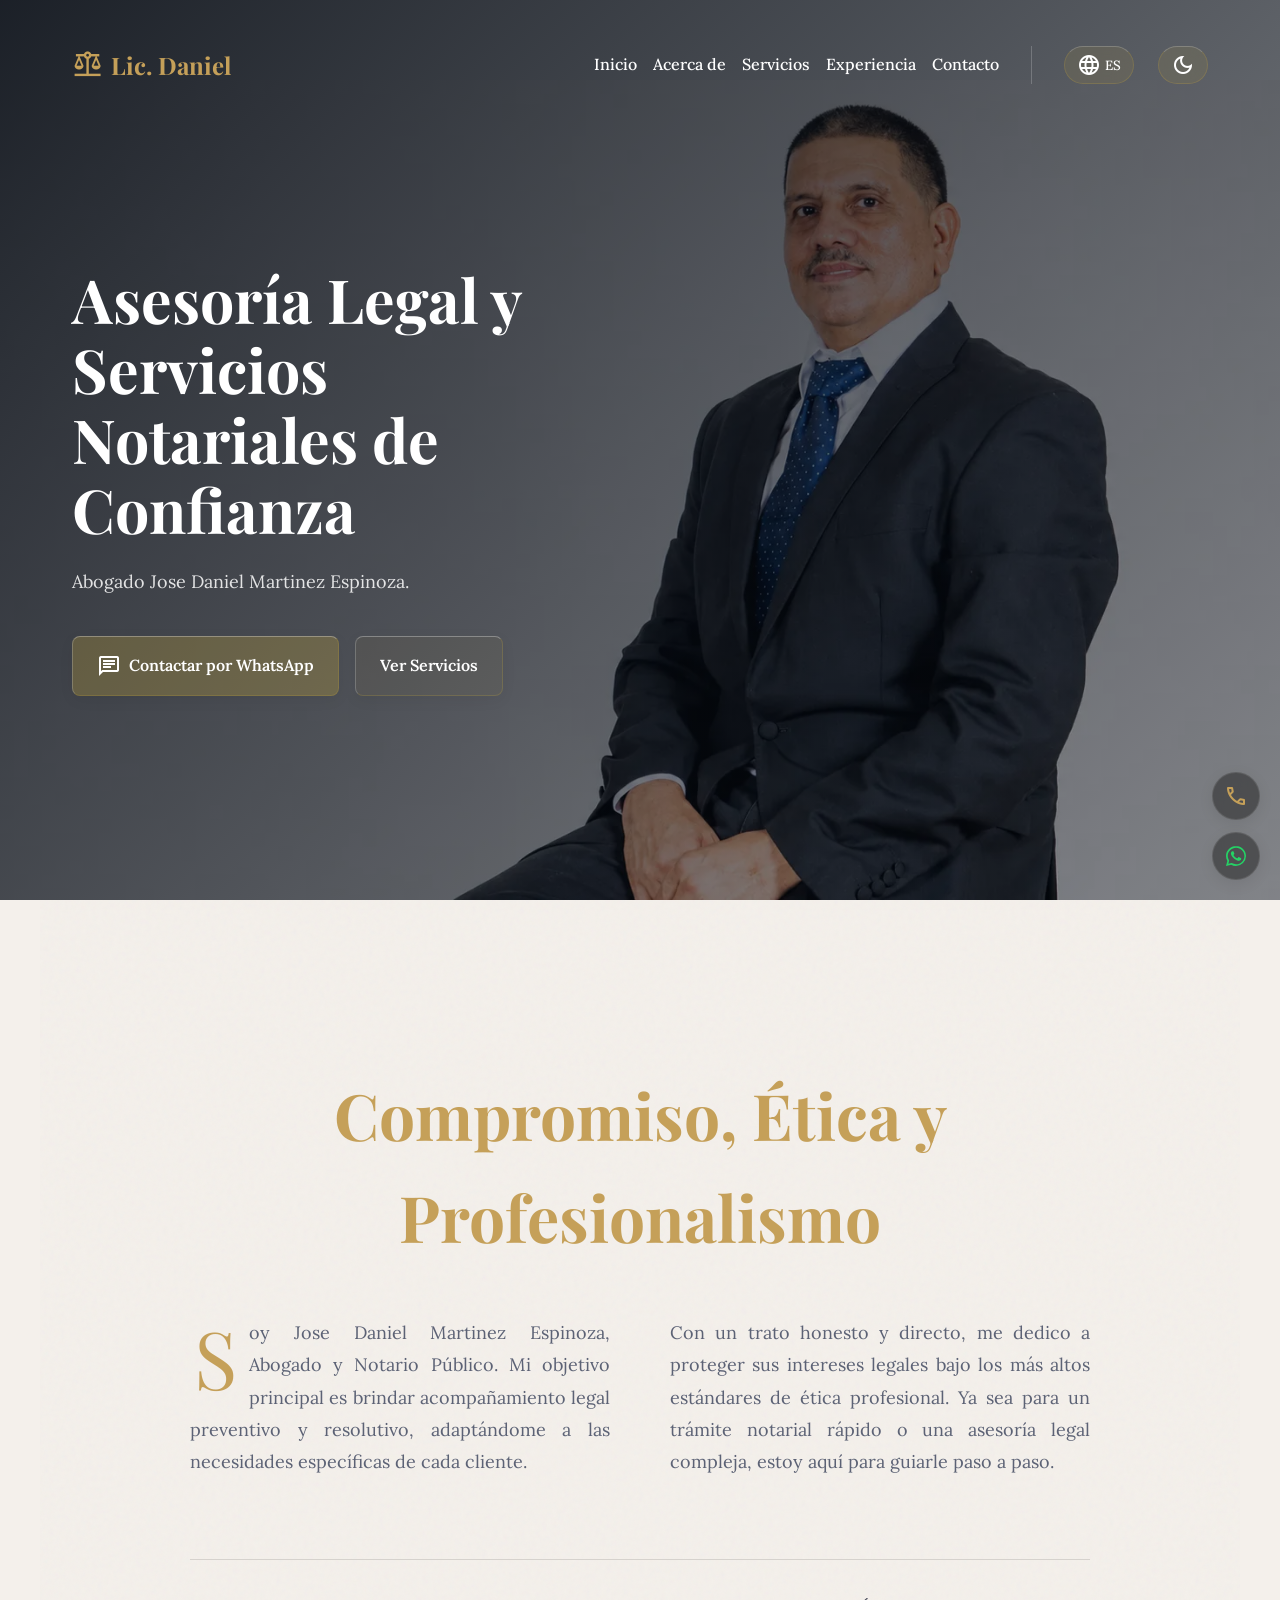
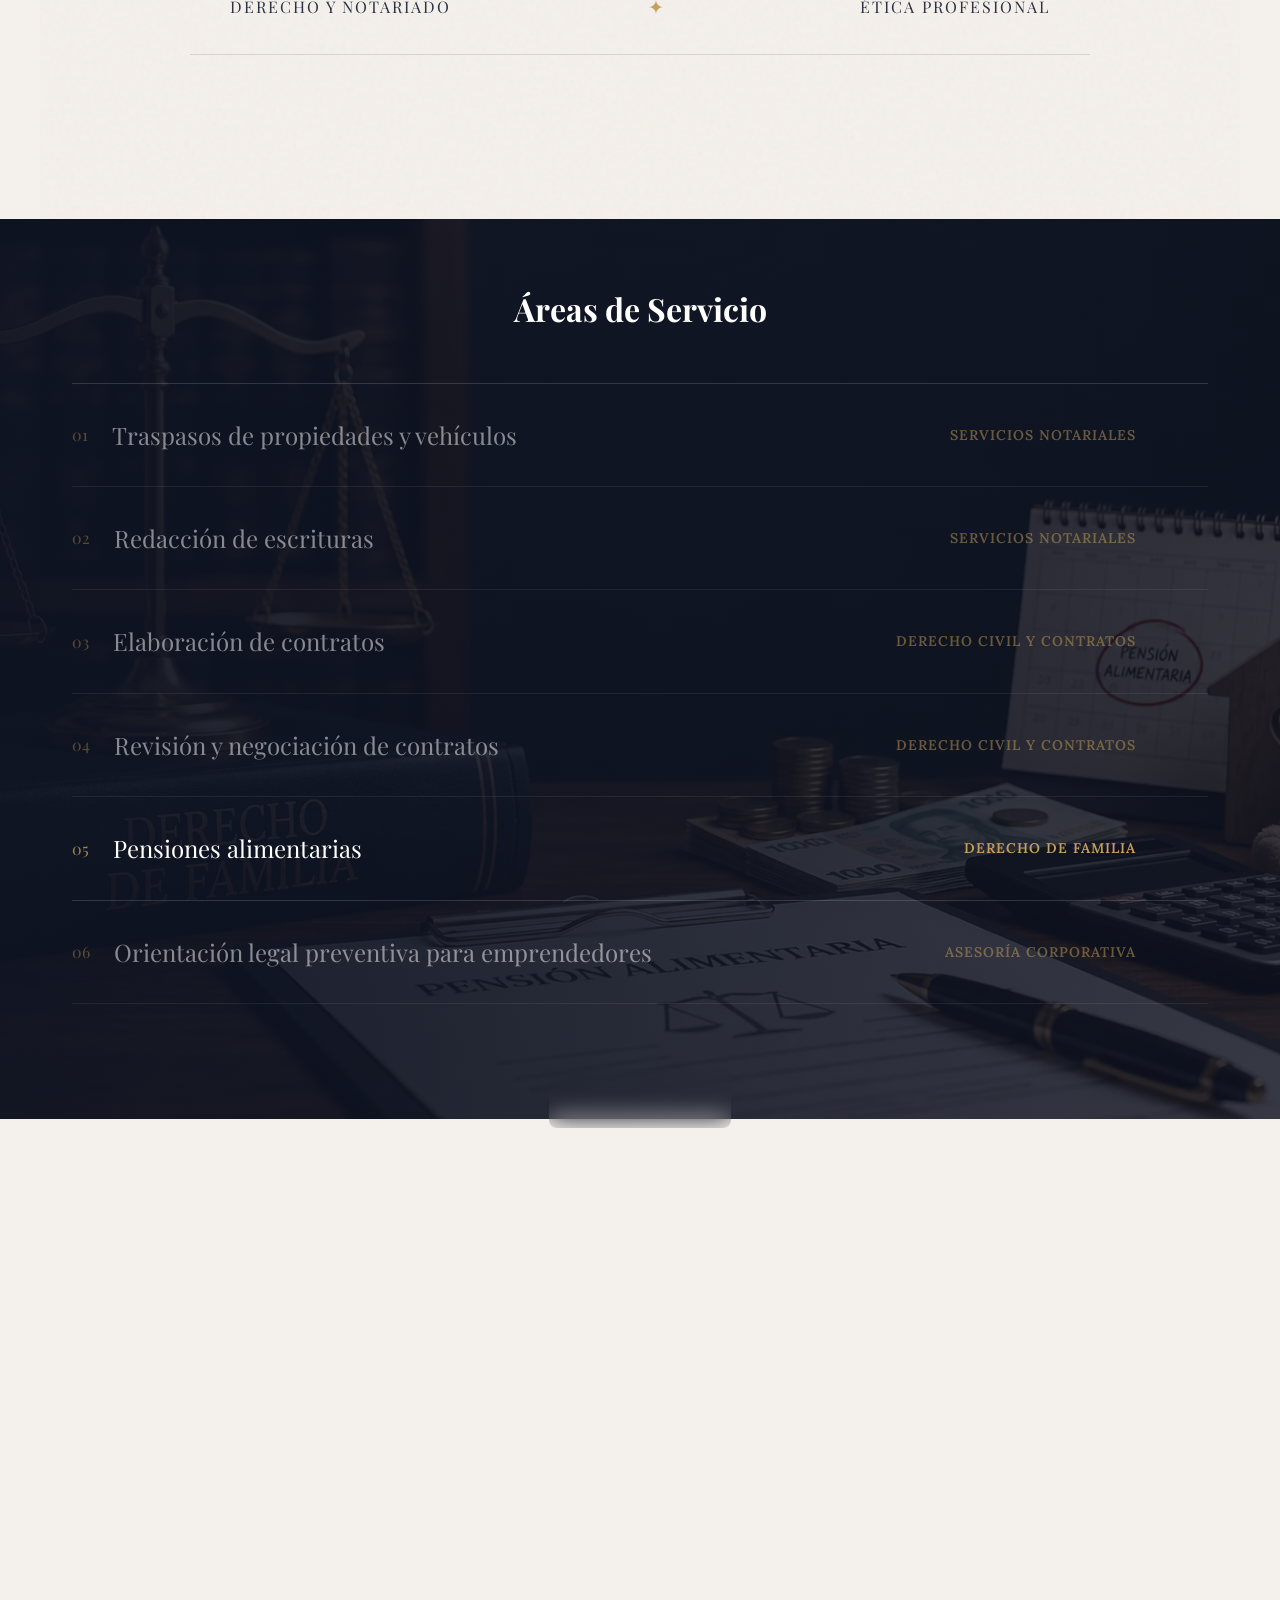
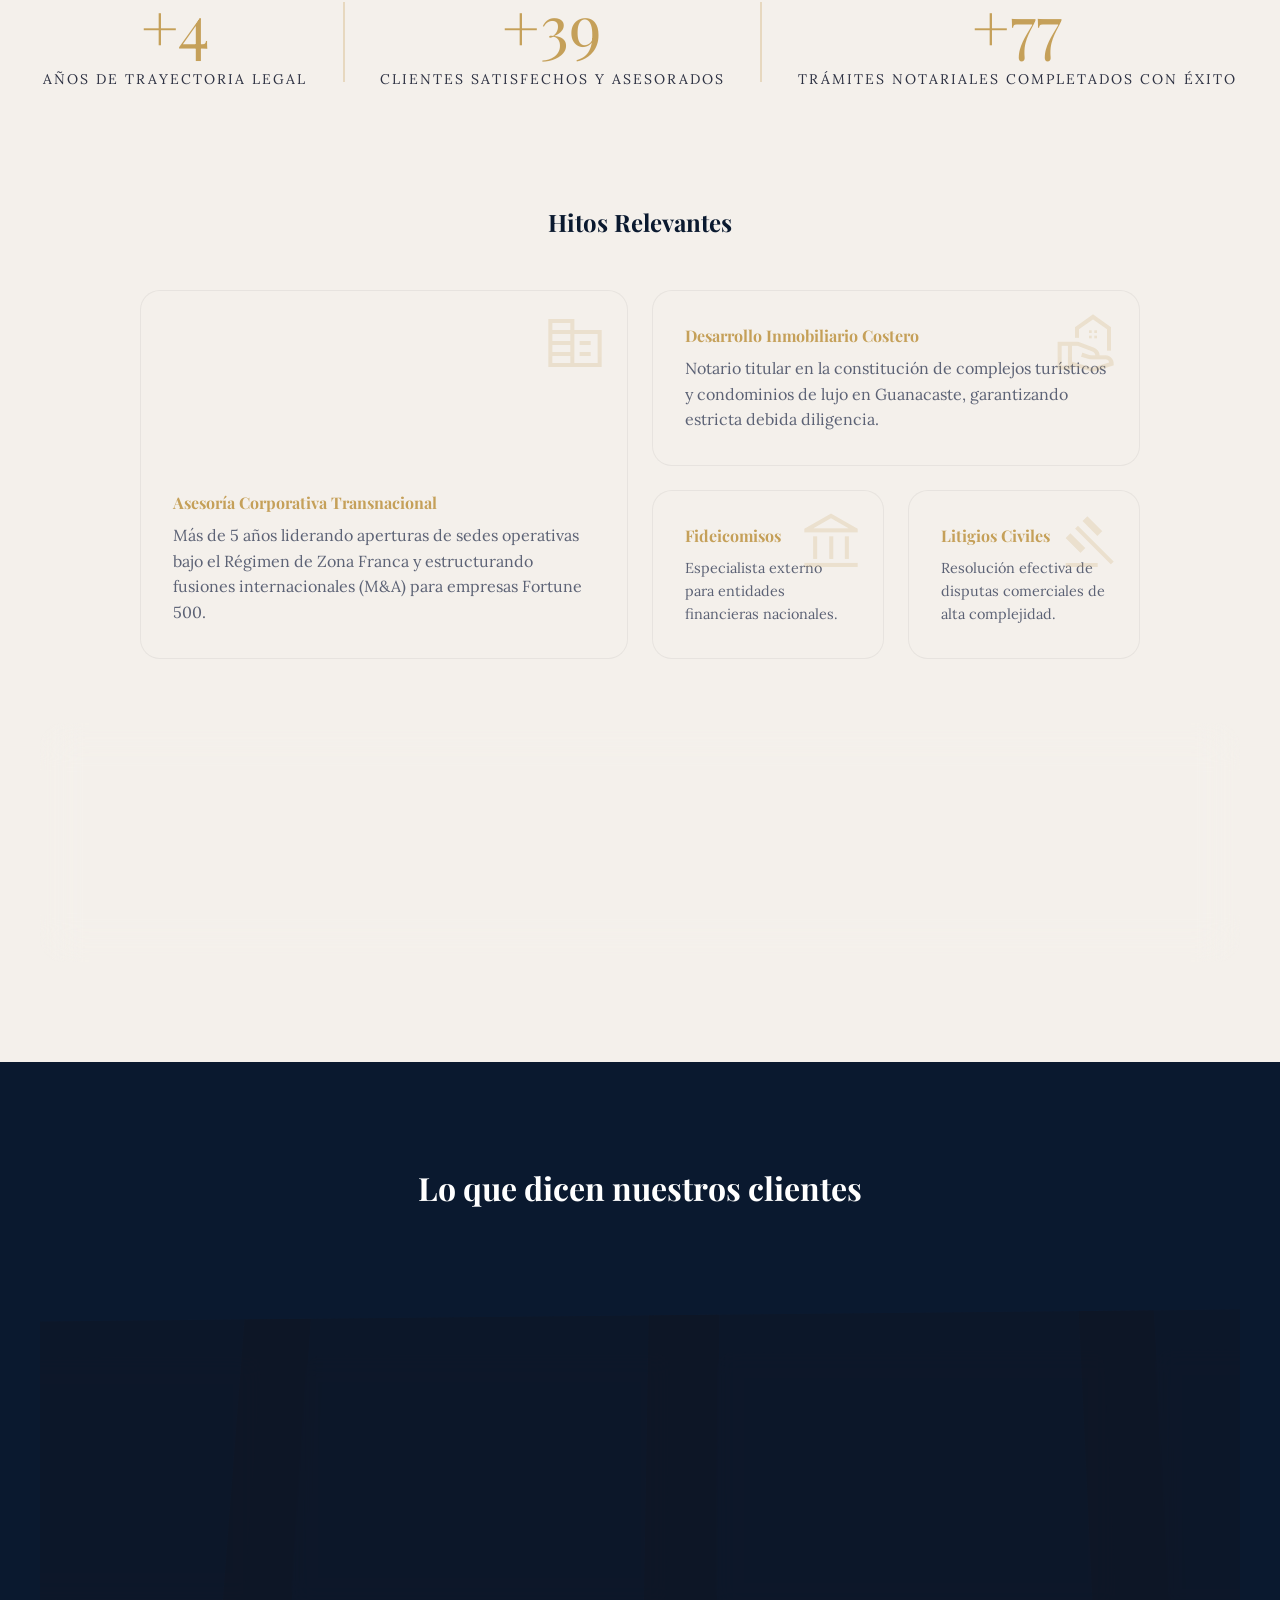
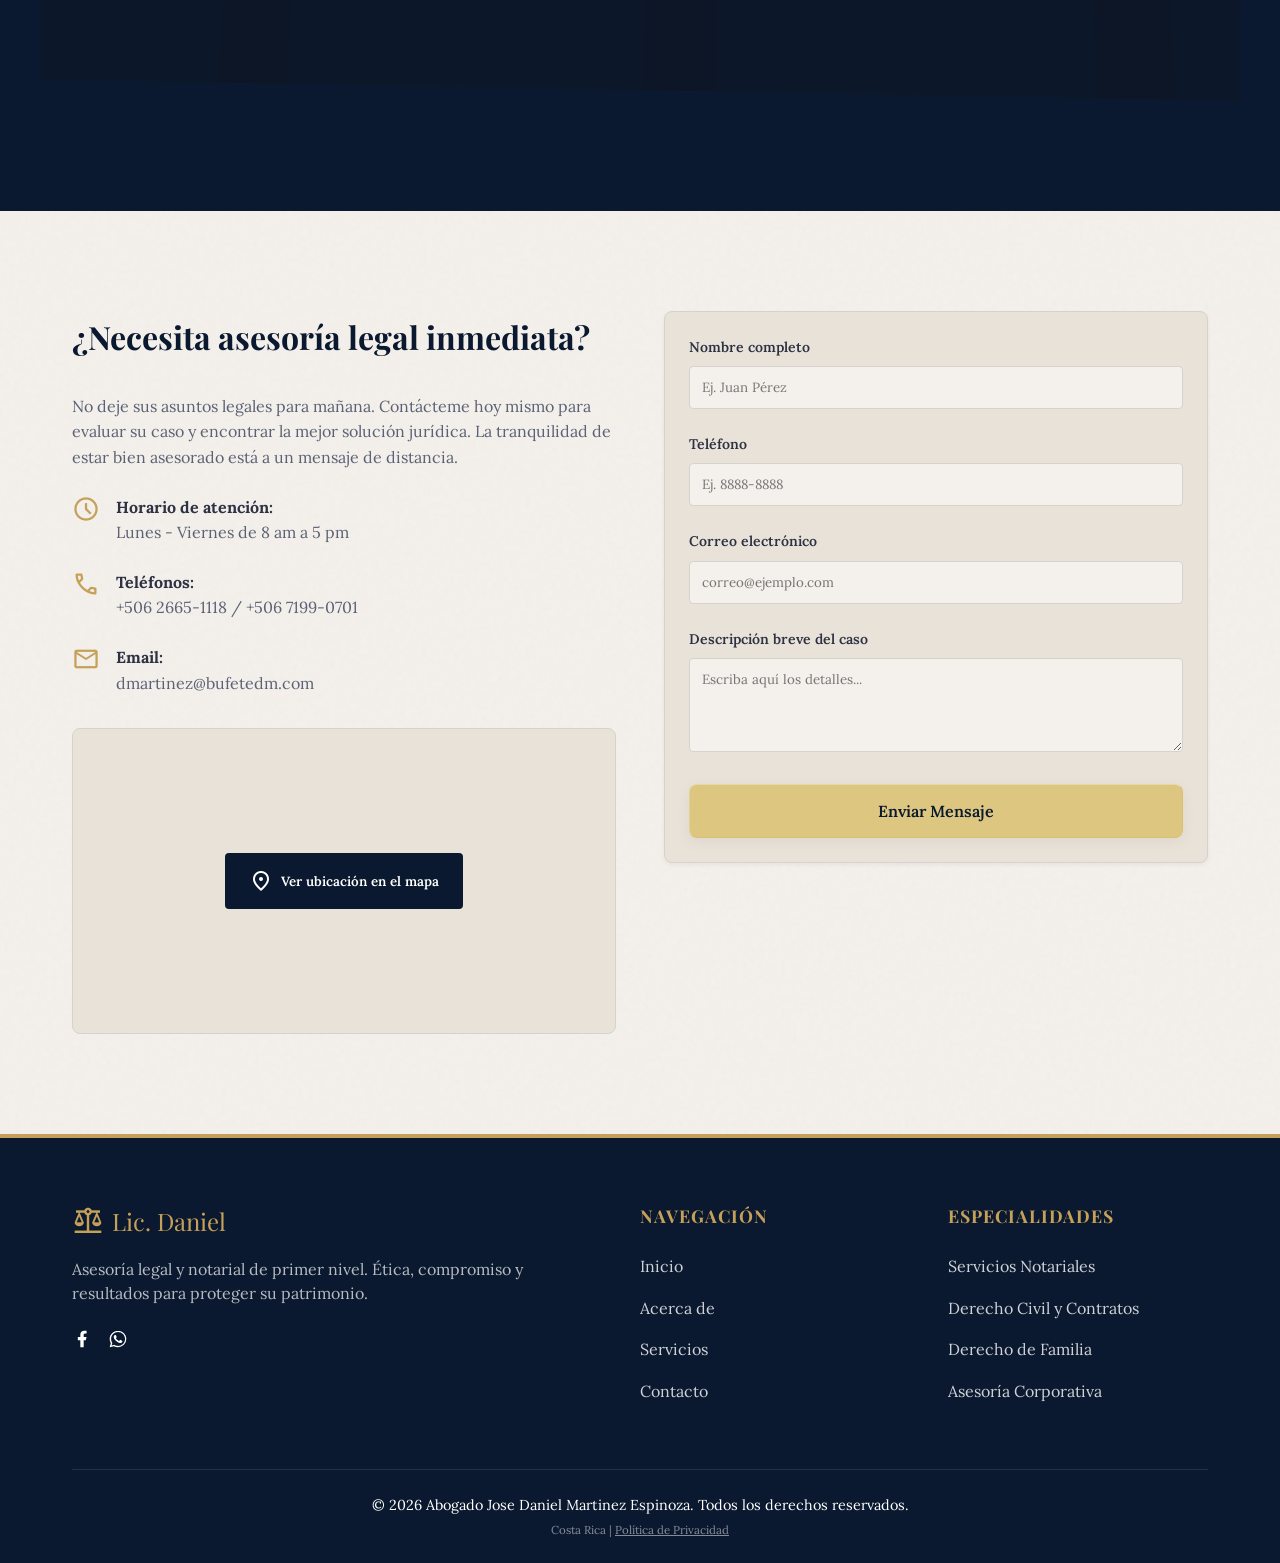
<file: index.html>
<!DOCTYPE html>
<html lang="es">

<head>
    <meta charset="UTF-8">
    <meta name="viewport" content="width=device-width, initial-scale=1.0">
    <title>Abogado Jose Daniel Martinez Espinoza | Asesoría Legal y Notariado</title>
    <meta name="description"
        content="Servicios legales y notariales en Costa Rica por el Abogado Jose Daniel Martinez Espinoza. Traspasos, escrituras, derecho civil y familia. ¡Contácteme!">

    <!-- Open Graph SEO -->
    <meta property="og:title" content="Abogado y Notario Jose Daniel Martinez Espinoza">
    <meta property="og:description"
        content="Proteja sus intereses legales con los más altos estándares de ética profesional. Contacte al Abogado Daniel Martinez.">
    <meta property="og:image"
        content="https://scontent.fsjo7-1.fna.fbcdn.net/v/t39.30808-6/474856702_8949769431736921_8229039322752511903_n.jpg?stp=dst-jpg_tt6&cstp=mx1125x1125&ctp=s1125x1125&_nc_cat=105&ccb=1-7&_nc_sid=6ee11a&_nc_ohc=Kv0HV882mikQ7kNvwFfyhOL&_nc_oc=AdqjPbt9KKECZo80kUgL-bbohjrknJ91vXPecjtyjXg7aLV1xp2Wb7c2aMDy4YSCLHNgRhJUH8GJaLsvr_KBJ7Ei&_nc_zt=23&_nc_ht=scontent.fsjo7-1.fna&_nc_gid=yaFBq7FsAvlXPokx6k9OfQ&_nc_ss=7b2a8&oh=00_Af9skig3BG_0HkrOuu82aLkBLot3b5RSE_-ttn14oAANYg&oe=6A446B80">
    <!-- Reemplazar con dominio final -->
    <meta property="og:url" content="https://nextwebsolucionescr.github.io/PaginaAbogadoDaniel1/">
    <meta property="og:type" content="website">

    <!-- Fonts: Playfair Display & Lora & Material Symbols -->
    <link rel="preconnect" href="https://fonts.googleapis.com">
    <link rel="preconnect" href="https://fonts.gstatic.com" crossorigin>
    <link
        href="https://fonts.googleapis.com/css2?family=Lora:wght@400;500;600;700&family=Playfair+Display:wght@400;500;600;700&display=swap"
        rel="stylesheet">
    <link rel="stylesheet"
        href="https://fonts.googleapis.com/css2?family=Material+Symbols+Outlined:opsz,wght,FILL,GRAD@24,400,0..1,0" />

    <!-- CSS -->
    <link rel="stylesheet" href="css/styles.css?v=47">
</head>

<body>
    <!-- Header / Navbar -->
    <header class="header">
        <div class="header__container container">
            <a href="index.html" class="header__logo">
                <span class="material-symbols-outlined logo-icon">balance</span>
                <span class="logo-text">Lic. Daniel</span>
            </a>

            <button class="header__menu-btn" id="mobile-menu-btn" aria-label="Abrir menú">
                <span class="material-symbols-outlined">menu</span>
            </button>

            <nav class="nav" id="main-nav">
                <ul class="nav__list">
                    <li class="nav__item"><a href="#inicio" class="nav__link" data-i18n="nav_home">Inicio</a></li>
                    <li class="nav__item"><a href="#acerca" class="nav__link" data-i18n="nav_about">Acerca de</a></li>
                    <li class="nav__item"><a href="#servicios" class="nav__link" data-i18n="nav_services">Servicios</a>
                    </li>
                    <li class="nav__item"><a href="#experiencia" class="nav__link"
                            data-i18n="nav_experience">Experiencia</a></li>
                    <li class="nav__item"><a href="#contacto" class="nav__link" data-i18n="nav_contact">Contacto</a>
                    </li>
                </ul>

                <div class="nav__controls">
                    <button class="btn-icon" id="lang-toggle" aria-label="Cambiar Idioma">
                        <span class="material-symbols-outlined">language</span>
                        <span class="lang-text" id="lang-text-display">ES</span>
                    </button>
                    <button class="btn-icon" id="theme-toggle" aria-label="Cambiar Tema">
                        <span class="material-symbols-outlined theme-icon" id="theme-icon">light_mode</span>
                    </button>
                </div>
            </nav>
        </div>
    </header>

    <main>
        <!-- Hero Section (Glassmorphism App Style) -->
        <section id="inicio" class="hero glass-hero">
            <div class="glass-hero__bg">
                <img src="resources/image/abogado.webp" alt="Abogado Jose Daniel Martinez Espinoza"
                    class="glass-hero__image">
                <div class="glass-hero__overlay"></div>
            </div>

            <div class="container glass-hero__container">
                <div class="glass-hero__card">
                    <h1 class="hero__title" data-i18n="hero_title">Asesoría Legal y Servicios Notariales de Confianza
                    </h1>
                    <p class="hero__subtitle" data-i18n="hero_subtitle">Abogado Jose Daniel Martinez Espinoza.</p>
                    <div class="hero__actions">
                        <a href="https://wa.me/50671990701?text=Hola,%20necesito%20asesor%C3%ADa%20legal."
                            target="_blank" class="btn btn--primary btn--whatsapp">
                            <span class="material-symbols-outlined">chat</span>
                            <span data-i18n="btn_whatsapp">Contactar por WhatsApp</span>
                        </a>
                        <a href="servicios.html" class="btn btn--outline" data-i18n="btn_view_services">Ver
                            Servicios</a>
                    </div>
                </div>
            </div>
        </section>

        <!-- Acerca de -->
        <section id="acerca" class="about section container">
            <div class="about__editorial">
                <h2 class="editorial__title reveal" data-i18n="about_title">Compromiso, Ética y Profesionalismo</h2>

                <div class="editorial__content reveal reveal-delay-1">
                    <p class="drop-cap" data-i18n="about_text_1">Soy Jose Daniel Martinez Espinoza, Abogado y Notario
                        Público. Mi objetivo principal es brindar acompañamiento legal preventivo y resolutivo,
                        adaptándome a las necesidades específicas de cada cliente.</p>
                    <p data-i18n="about_text_2">Con un trato honesto y directo, me dedico a proteger sus intereses
                        legales bajo los más altos estándares de ética profesional. Ya sea para un trámite notarial
                        rápido o una asesoría legal compleja, estoy aquí para guiarle paso a paso.</p>
                </div>

                <div class="editorial__footer reveal reveal-delay-2">
                    <span class="editorial__value" data-i18n="about_stat_1_desc">Especialidad en Derecho y
                        Notariado</span>
                    <span class="editorial__separator">✦</span>
                    <span class="editorial__value" data-i18n="about_stat_2_desc">Ética Profesional Absoluta</span>
                </div>
            </div>
        </section>

        <!-- Servicios (Preview) -->
        <section id="servicios" class="services section" style="position: relative; background-color: var(--color-bg);">

            <!-- Contenedor del fondo cambiante (Scroll) -->
            <div class="services-bg-container">
                <img src="resources/image/ServiciosNotariales-TraspasoDePropiedadesYVehiculos.webp" id="bg-01"
                    class="services-bg active" loading="lazy">
                <img src="resources/image/ServiciosNotariales-RedacciónDeEscrituras.webp" id="bg-02" class="services-bg"
                    loading="lazy">
                <img src="resources/image/DerechoCivilYContratos-ElaboraciónDeContratos.webp" id="bg-03"
                    class="services-bg" loading="lazy">
                <img src="resources/image/DerechoCivilYContratos-RevisiónYNegociaciónDeContratos.webp" id="bg-04"
                    class="services-bg" loading="lazy">
                <img src="resources/image/DerechoDeFamilia-Pensiones-Alimentarias.webp" id="bg-05" class="services-bg"
                    loading="lazy">
                <img src="resources/image/AsesoriaCorporativa-OrientaciónLegalPreventivaParaEmprendedores.webp"
                    id="bg-06" class="services-bg" loading="lazy">
                <div class="services-bg-overlay"></div>
            </div>

            <div class="container" style="position: relative; z-index: 2;">
                <h2 class="section__title text-center" data-i18n="services_title" style="color: #FFF;">Áreas de Servicio
                </h2>

                <div class="services-list" id="featured-services-container">

                    <div class="service-row reveal" data-bg-target="bg-01" onclick="openServiceModal('notarial_1')">
                        <span class="service-row__num">01</span>
                        <h3 class="service-row__title" data-i18n="serv_notarial_1_title">Traspasos de propiedades y
                            vehículos</h3>
                        <span class="service-row__category" data-i18n="cat_notarial">Servicios Notariales</span>
                        <span class="material-symbols-outlined service-row__arrow">arrow_forward</span>
                    </div>

                    <div class="service-row reveal" data-bg-target="bg-02" onclick="openServiceModal('notarial_2')">
                        <span class="service-row__num">02</span>
                        <h3 class="service-row__title" data-i18n="serv_notarial_2_title">Redacción de escrituras</h3>
                        <span class="service-row__category" data-i18n="cat_notarial">Servicios Notariales</span>
                        <span class="material-symbols-outlined service-row__arrow">arrow_forward</span>
                    </div>

                    <div class="service-row reveal" data-bg-target="bg-03" onclick="openServiceModal('civil_1')">
                        <span class="service-row__num">03</span>
                        <h3 class="service-row__title" data-i18n="serv_civil_1_title">Elaboración de contratos</h3>
                        <span class="service-row__category" data-i18n="cat_civil">Derecho Civil y Contratos</span>
                        <span class="material-symbols-outlined service-row__arrow">arrow_forward</span>
                    </div>

                    <div class="service-row reveal" data-bg-target="bg-04" onclick="openServiceModal('civil_2')">
                        <span class="service-row__num">04</span>
                        <h3 class="service-row__title" data-i18n="serv_civil_2_title">Revisión y negociación de
                            contratos</h3>
                        <span class="service-row__category" data-i18n="cat_civil">Derecho Civil y Contratos</span>
                        <span class="material-symbols-outlined service-row__arrow">arrow_forward</span>
                    </div>

                    <div class="service-row reveal" data-bg-target="bg-05" onclick="openServiceModal('familia_1')">
                        <span class="service-row__num">05</span>
                        <h3 class="service-row__title" data-i18n="serv_familia_1_title">Pensiones alimentarias</h3>
                        <span class="service-row__category" data-i18n="cat_family">Derecho de Familia</span>
                        <span class="material-symbols-outlined service-row__arrow">arrow_forward</span>
                    </div>

                    <div class="service-row reveal" data-bg-target="bg-06" onclick="openServiceModal('corporativa_1')">
                        <span class="service-row__num">06</span>
                        <h3 class="service-row__title" data-i18n="serv_corp_1_title">Orientación legal para
                            emprendedores</h3>
                        <span class="service-row__category" data-i18n="cat_corporate">Asesoría Corporativa</span>
                        <span class="material-symbols-outlined service-row__arrow">arrow_forward</span>
                    </div>

                </div>

                <div class="text-center"
                    style="margin-top: var(--spacing-2xl); margin-bottom: 30vh; padding-bottom: var(--spacing-xl);">
                    <a href="servicios.html" class="btn btn--primary btn--outline" data-i18n="btn_more_services"
                        style="border-color: #FFF; color: #FFF;">Ver más servicios</a>
                </div>
            </div>
        </section>

        <!-- Experiencia -->
        <section id="experiencia" class="experience section container">

            <div class="experience__stats-row reveal" id="counters-section">
                <div class="stat-item">
                    <span class="stat-item__number">+<span class="count" data-target="10">0</span></span>
                    <span class="stat-item__text" data-i18n="exp_years">Años de Trayectoria Legal</span>
                </div>
                <div class="stat-separator"></div>
                <div class="stat-item">
                    <span class="stat-item__number">+<span class="count" data-target="100">0</span></span>
                    <span class="stat-item__text" data-i18n="exp_clients">Clientes Satisfechos y Asesorados</span>
                </div>
                <div class="stat-separator"></div>
                <div class="stat-item">
                    <span class="stat-item__number">+<span class="count" data-target="200">0</span></span>
                    <span class="stat-item__text" data-i18n="exp_cases">Trámites Notariales Completados con Éxito</span>
                </div>
            </div>

            <!-- Experiencia Estilo Bento Grid -->
            <div class="bento-experience reveal reveal-delay-1" style="margin: var(--spacing-2xl) 0;">
                <h3 class="section__title text-center" style="font-size: var(--text-xl); margin-bottom: var(--spacing-xl);" data-i18n="exp_bento_title">Hitos Relevantes</h3>
                
                <div class="bento-grid">
                    <!-- Tarjeta Grande -->
                    <div class="bento-card bento-card--large">
                        <div class="bento-icon"><span class="material-symbols-outlined">corporate_fare</span></div>
                        <h4 style="color: var(--color-accent); margin-bottom: 8px;" data-i18n="exp_bento_corp_title">Asesoría Corporativa Transnacional</h4>
                        <p style="color: var(--color-text-muted);" data-i18n="exp_bento_corp_desc">Más de 5 años liderando aperturas de sedes operativas bajo el Régimen de Zona Franca y estructurando fusiones internacionales (M&A) para empresas Fortune 500.</p>
                    </div>

                    <!-- Tarjeta Mediana -->
                    <div class="bento-card bento-card--medium">
                        <div class="bento-icon"><span class="material-symbols-outlined">real_estate_agent</span></div>
                        <h4 style="color: var(--color-accent); margin-bottom: 8px;" data-i18n="exp_bento_real_title">Desarrollo Inmobiliario Costero</h4>
                        <p style="color: var(--color-text-muted);" data-i18n="exp_bento_real_desc">Notario titular en la constitución de complejos turísticos y condominios de lujo en Guanacaste, garantizando estricta debida diligencia.</p>
                    </div>

                    <!-- Tarjetas Pequeñas -->
                    <div class="bento-card bento-card--small">
                        <div class="bento-icon"><span class="material-symbols-outlined">account_balance</span></div>
                        <h4 style="color: var(--color-accent); margin-bottom: 8px;" data-i18n="exp_bento_bank_title">Fideicomisos</h4>
                        <p style="color: var(--color-text-muted); font-size: 0.9em;" data-i18n="exp_bento_bank_desc">Especialista externo para entidades financieras nacionales.</p>
                    </div>

                    <div class="bento-card bento-card--small">
                        <div class="bento-icon"><span class="material-symbols-outlined">gavel</span></div>
                        <h4 style="color: var(--color-accent); margin-bottom: 8px;" data-i18n="exp_bento_lit_title">Litigios Civiles</h4>
                        <p style="color: var(--color-text-muted); font-size: 0.9em;" data-i18n="exp_bento_lit_desc">Resolución efectiva de disputas comerciales de alta complejidad.</p>
                    </div>
                </div>
            </div>

            <div class="experience__pdf-wrapper reveal reveal-delay-2">
                <div class="glass-document">
                    <div class="glass-document__header">
                        <span class="material-symbols-outlined glass-document__icon">history_edu</span>
                        <h3 class="glass-document__title" data-i18n="exp_profile">Perfil Profesional</h3>
                    </div>
                    <div class="text-center" style="padding: var(--spacing-xl) 0; position: relative; z-index: 1;">
                        <a href="resources/pdflinkdin/Profile.pdf" target="_blank" class="btn btn--primary"
                            style="display: inline-flex; align-items: center; gap: 8px;"
                            data-i18n="btn_download_cv">
                            <span class="material-symbols-outlined">download</span>
                            Descargar Currículum
                        </a>
                    </div>
                </div>
            </div>
        </section>

        <!-- Testimonios -->
        <section class="testimonials section bg-dark text-white">
            <div class="container">
                <h2 class="section__title text-center" data-i18n="testimonials_title" style="color: white;">Lo que dicen
                    nuestros clientes</h2>
            </div>

            <!-- El slider va fuera del container para ser verdaderamente full-width sin verse recortado por overflow: hidden -->
            <div class="testimonials__slider container-3d">
                <div class="testimonials__3d-wrapper">
                    <div class="testimonials__track" id="testimonial-track">
                        <!-- Generados dinamicamente por JS -->
                    </div>
                </div>
            </div>
        </section>

        <!-- Contacto -->
        <section id="contacto" class="contact section">
            <div class="container">
                <div class="contact__grid">
                    <div class="contact__info">
                        <h2 class="section__title" data-i18n="contact_title">¿Necesita asesoría legal inmediata?</h2>
                        <p class="contact__desc" data-i18n="contact_desc">No deje sus asuntos legales para mañana.
                            Contácteme hoy mismo para evaluar su caso y encontrar la mejor solución jurídica. La
                            tranquilidad de estar bien asesorado está a un mensaje de distancia.</p>

                        <ul class="contact__list">
                            <li>
                                <span class="material-symbols-outlined">schedule</span>
                                <div>
                                    <strong data-i18n="contact_hours_title">Horario de atención:</strong>
                                    <span data-i18n="contact_hours_text">Lunes - Viernes de 8 am a 5 pm</span>
                                </div>
                            </li>
                            <li>
                                <span class="material-symbols-outlined">call</span>
                                <div>
                                    <strong data-i18n="contact_phones_title">Teléfonos:</strong>
                                    <span>+506 2665-1118 / +506 7199-0701</span>
                                </div>
                            </li>
                            <li>
                                <span class="material-symbols-outlined">mail</span>
                                <div>
                                    <strong data-i18n="contact_email_title">Email:</strong>
                                    <span>dmartinez@bufetedm.com</span>
                                </div>
                            </li>
                        </ul>


                        <div class="map-wrapper" id="map-container">
                            <button class="btn-facade-map" id="load-map-btn">
                                <span class="material-symbols-outlined">location_on</span> <span
                                    data-i18n="btn_load_map">Ver ubicación en el mapa</span>
                            </button>
                            <!-- El iframe se inyectara aqui -->
                        </div>
                    </div>

                    <div class="contact__form-wrapper">
                        <form class="form" id="contact-form">
                            <div class="form__group">
                                <label for="name" data-i18n="form_name">Nombre completo</label>
                                <input type="text" id="name" required data-i18n-placeholder="form_name_ph"
                                    placeholder="Nombre">
                            </div>
                            <div class="form__group">
                                <label for="phone" data-i18n="form_phone">Teléfono</label>
                                <input type="tel" id="phone" required data-i18n-placeholder="form_phone_ph"
                                    placeholder="Teléfono">
                            </div>
                            <div class="form__group">
                                <label for="email" data-i18n="form_email">Correo electrónico</label>
                                <input type="email" id="email" required data-i18n-placeholder="form_email_ph"
                                    placeholder="Correo">
                            </div>
                            <div class="form__group">
                                <label for="message" data-i18n="form_message">Descripción breve del caso</label>
                                <textarea id="message" rows="4" required data-i18n-placeholder="form_message_ph"
                                    placeholder="Mensaje"></textarea>
                            </div>
                            <button type="button" class="btn btn--primary w-100" data-i18n="btn_send">Enviar
                                Mensaje</button>
                        </form>
                    </div>
                </div>
            </div>
        </section>
    </main>

    <!-- Footer -->
    <footer class="footer">
        <div class="container">
            <div class="footer__grid">
                <!-- Brand Column -->
                <div class="footer__brand">
                    <a href="index.html" class="footer__logo">
                        <span class="material-symbols-outlined logo-icon" style="color: var(--color-accent); font-size: 2rem;">balance</span>
                        <span class="logo-text" style="font-family: var(--font-heading); color: var(--color-text-inverse); font-size: 1.5rem; margin-left: 8px;">Lic. Daniel</span>
                    </a>
                    <p style="color: rgba(255,255,255,0.7); margin-top: var(--spacing-sm); margin-bottom: var(--spacing-md); line-height: 1.5;" data-i18n="footer_desc">
                        Asesoría legal y notarial de primer nivel. Ética, compromiso y resultados para proteger su patrimonio.
                    </p>
                    <div class="footer__socials" style="justify-content: flex-start; margin-top: 0;">
                        <a href="https://www.facebook.com/josedaniel.martinezespinoza.5?locale=es_LA" target="_blank" aria-label="Facebook">
                            <svg viewBox="0 0 24 24" width="20" height="20" fill="currentColor"><path d="M14 13.5h2.5l1-4H14v-2c0-1.03 0-2 2-2h1.5V2.14c-.326-.043-1.557-.14-2.857-.14C11.928 2 10 3.657 10 6.7v2.8H7v4h3V22h4v-8.5z" /></svg>
                        </a>
                        <a href="https://wa.me/50671990701" target="_blank" aria-label="WhatsApp">
                            <svg viewBox="0 0 24 24" width="20" height="20" fill="currentColor"><path d="M12.031 2C6.502 2 2.016 6.48 2.016 11.996c0 1.768.463 3.492 1.343 5.008L2 22l5.127-1.341c1.464.815 3.125 1.246 4.843 1.246h.001A10.003 10.003 0 0 0 22 12c0-5.526-4.48-10-10-10zh-.001zm-.022 18.232h-.002c-1.488 0-2.95-.398-4.227-1.152l-.304-.179-3.136.822.836-3.058-.198-.313A8.324 8.324 0 0 1 3.738 12c0-4.6 3.743-8.341 8.344-8.341 4.6 0 8.342 3.744 8.342 8.345 0 4.603-3.743 8.347-8.343 8.347z"/><path d="M16.666 13.916c-.254-.127-1.516-.749-1.75-.835-.235-.084-.405-.127-.577.127-.172.253-.665.834-.814 1.004-.15.17-.301.19-.554.062a6.762 6.762 0 0 1-1.998-1.229 7.422 7.422 0 0 1-1.378-1.721c-.15-.253-.016-.39.11-.518.114-.114.254-.296.38-.445.127-.147.17-.252.254-.423.085-.168.043-.316-.021-.444-.063-.127-.576-1.393-.789-1.905-.208-.5-.417-.433-.576-.441-.15-.008-.322-.01-.493-.01-.17 0-.448.064-.682.317-.234.254-.897.876-.897 2.138s.92 2.477 1.047 2.648c.127.168 1.802 2.75 4.364 3.852 2.562 1.103 2.562.735 3.028.692.466-.041 1.516-.62 1.728-1.218.213-.599.213-1.112.15-1.219-.063-.105-.233-.168-.487-.296z"/></svg>
                        </a>
                    </div>
                </div>

                <!-- Links Column -->
                <div class="footer__links-col">
                    <h4 class="footer__title" data-i18n="footer_nav_title">Navegación</h4>
                    <ul class="footer__links">
                        <li><a href="index.html#inicio" data-i18n="nav_home">Inicio</a></li>
                        <li><a href="index.html#acerca" data-i18n="nav_about">Acerca de</a></li>
                        <li><a href="servicios.html" data-i18n="nav_services">Servicios</a></li>
                        <li><a href="index.html#contacto" data-i18n="nav_contact">Contacto</a></li>
                    </ul>
                </div>

                <!-- Services Column -->
                <div class="footer__links-col">
                    <h4 class="footer__title" data-i18n="footer_serv_title">Especialidades</h4>
                    <ul class="footer__links">
                        <li><a href="servicios.html" data-i18n="cat_notarial">Servicios Notariales</a></li>
                        <li><a href="servicios.html" data-i18n="cat_civil">Derecho Civil y Contratos</a></li>
                        <li><a href="servicios.html" data-i18n="cat_family">Derecho de Familia</a></li>
                        <li><a href="servicios.html" data-i18n="cat_corporate">Asesoría Corporativa</a></li>
                    </ul>
                </div>
            </div>
            
            <div class="footer__bottom">
                <p>&copy; 2026 Abogado Jose Daniel Martinez Espinoza. <span data-i18n="footer_rights">Todos los derechos reservados.</span></p>
                <p style="color: rgba(255,255,255,0.5); font-size: 0.8em; margin-top: 4px;">Costa Rica | <a href="politica-privacidad.html" style="color: inherit; text-decoration: underline;" data-i18n="privacy_title">Política de Privacidad</a></p>
            </div>
        </div>
    </footer>

    <!-- Floating Buttons -->
    <div class="floating-btns">
        <a href="tel:+50626651118" class="float-btn float-btn--phone" aria-label="Llamar">
            <span class="material-symbols-outlined">call</span>
        </a>
        <a href="https://wa.me/50671990701" target="_blank" class="float-btn float-btn--whatsapp" aria-label="WhatsApp">
            <svg viewBox="0 0 24 24" width="24" height="24" fill="currentColor">
                <path
                    d="M12.031 2C6.502 2 2.016 6.48 2.016 11.996c0 1.768.463 3.492 1.343 5.008L2 22l5.127-1.341c1.464.815 3.125 1.246 4.843 1.246h.001A10.003 10.003 0 0 0 22 12c0-5.526-4.48-10-10-10zh-.001zm-.022 18.232h-.002c-1.488 0-2.95-.398-4.227-1.152l-.304-.179-3.136.822.836-3.058-.198-.313A8.324 8.324 0 0 1 3.738 12c0-4.6 3.743-8.341 8.344-8.341 4.6 0 8.342 3.744 8.342 8.345 0 4.603-3.743 8.347-8.343 8.347z" />
                <path
                    d="M16.666 13.916c-.254-.127-1.516-.749-1.75-.835-.235-.084-.405-.127-.577.127-.172.253-.665.834-.814 1.004-.15.17-.301.19-.554.062a6.762 6.762 0 0 1-1.998-1.229 7.422 7.422 0 0 1-1.378-1.721c-.15-.253-.016-.39.11-.518.114-.114.254-.296.38-.445.127-.147.17-.252.254-.423.085-.168.043-.316-.021-.444-.063-.127-.576-1.393-.789-1.905-.208-.5-.417-.433-.576-.441-.15-.008-.322-.01-.493-.01-.17 0-.448.064-.682.317-.234.254-.897.876-.897 2.138s.92 2.477 1.047 2.648c.127.168 1.802 2.75 4.364 3.852 2.562 1.103 2.562.735 3.028.692.466-.041 1.516-.62 1.728-1.218.213-.599.213-1.112.15-1.219-.063-.105-.233-.168-.487-.296z" />
            </svg>
        </a>
    </div>

    <!-- Modal para Servicios -->
    <div id="service-modal" class="modal" aria-hidden="true">
        <div class="modal__overlay" onclick="closeServiceModal()"></div>
        <div class="modal__content">
            <button class="modal__close" onclick="closeServiceModal()" aria-label="Cerrar modal">
                <span class="material-symbols-outlined">close</span>
            </button>
            <div class="modal__body" id="modal-body">
                <!-- Inyectado por JS -->
            </div>
        </div>
    </div>

    <script src="js/i18n.js?v=14"></script>
    <script src="js/main.js?v=14"></script>
</body>

</html>
</file>
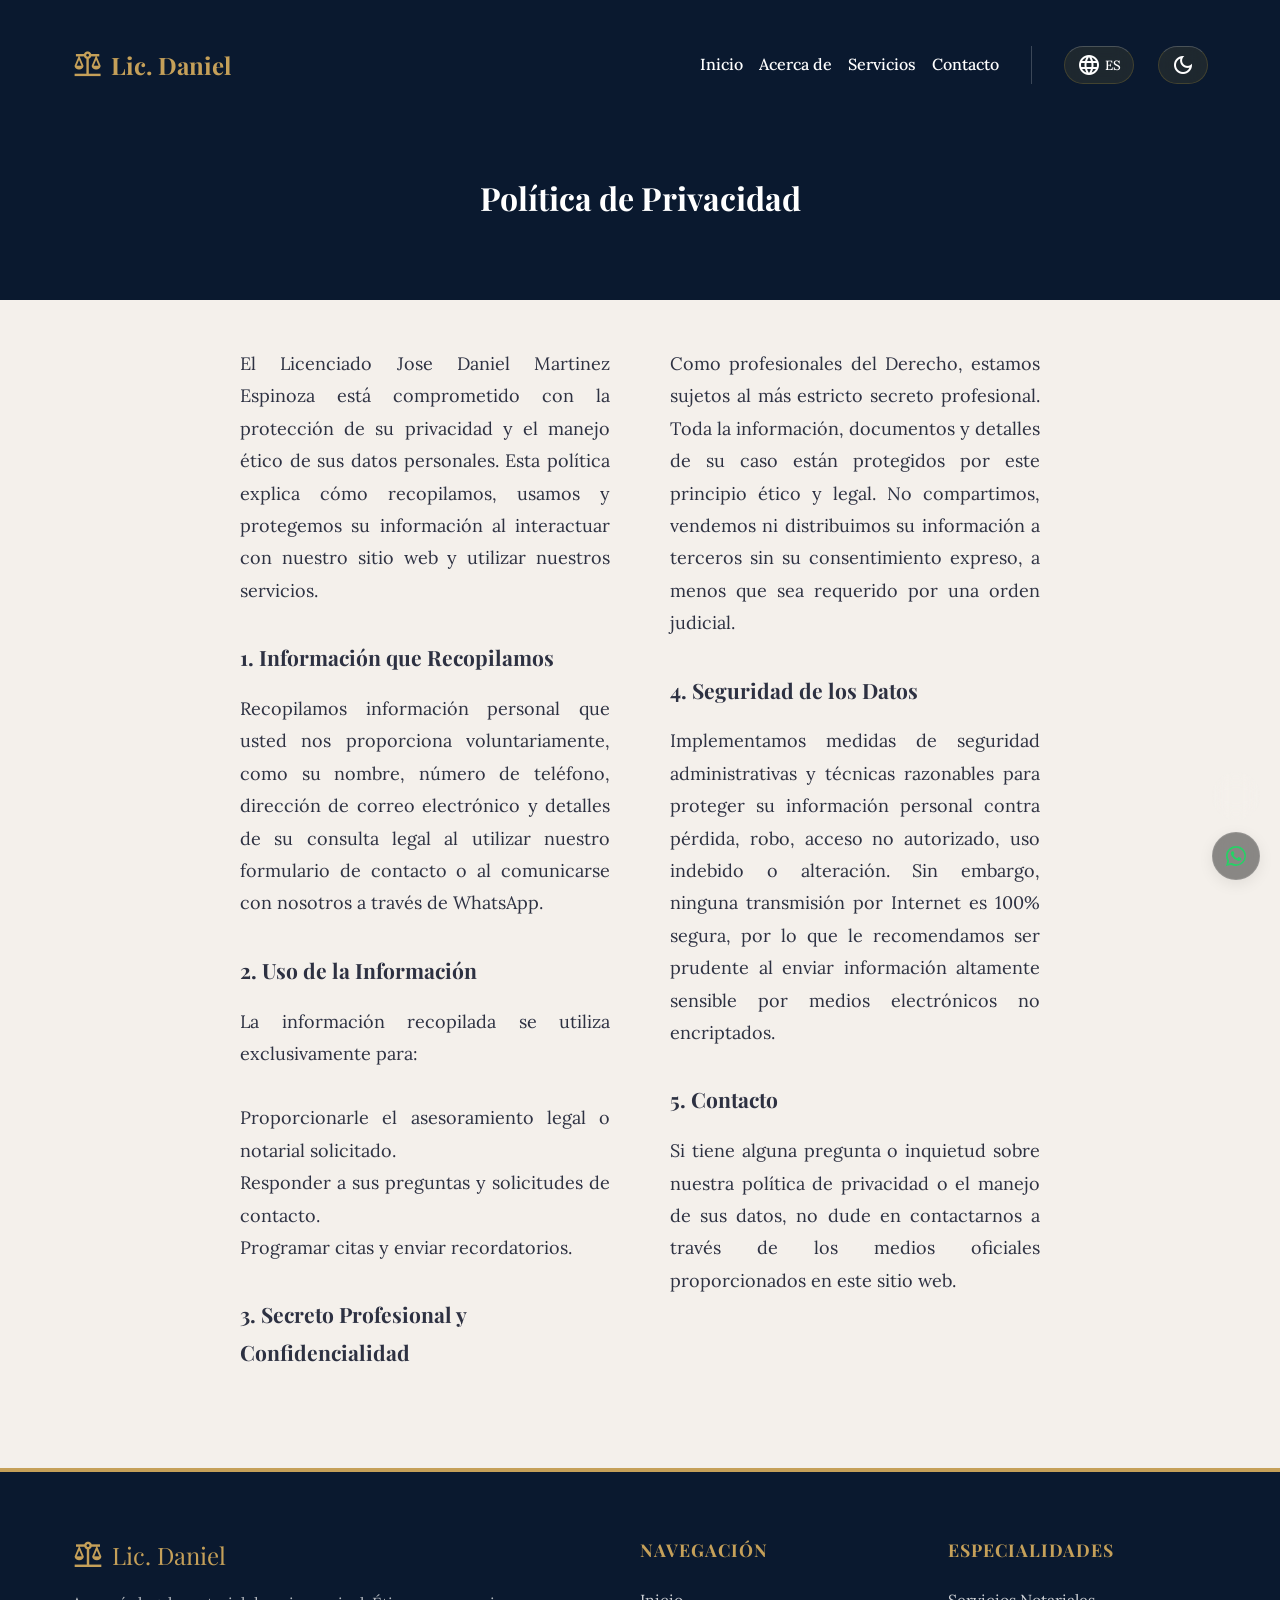
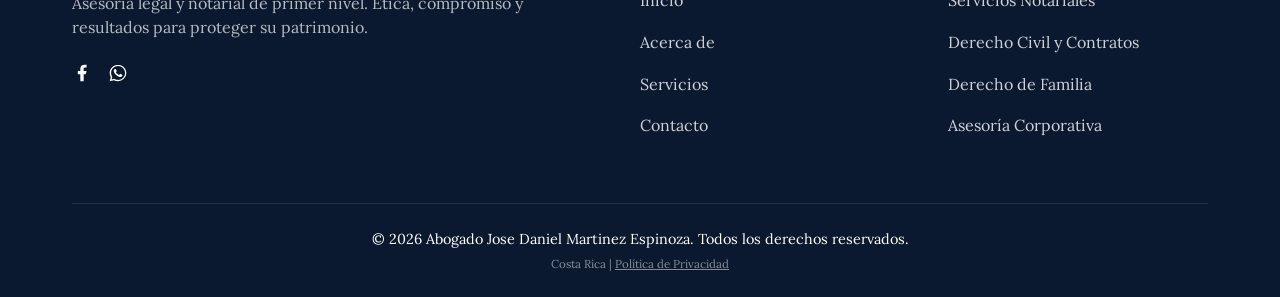
<file: politica-privacidad.html>
<!DOCTYPE html>
<html lang="es">

<head>
    <meta charset="UTF-8">
    <meta name="viewport" content="width=device-width, initial-scale=1.0">
    <title data-i18n="privacy_page_title">Política de Privacidad | Abogado Jose Daniel Martinez Espinoza</title>
    <meta name="description"
        content="Política de Privacidad y manejo de datos personales del bufete del Licenciado Jose Daniel Martinez Espinoza.">

    <link rel="preconnect" href="https://fonts.googleapis.com">
    <link rel="preconnect" href="https://fonts.gstatic.com" crossorigin>
    <link
        href="https://fonts.googleapis.com/css2?family=Lora:wght@400;500;600;700&family=Playfair+Display:wght@400;500;600;700&display=swap"
        rel="stylesheet">
    <link rel="stylesheet"
        href="https://fonts.googleapis.com/css2?family=Material+Symbols+Outlined:opsz,wght,FILL,GRAD@24,400,0..1,0" />

    <link rel="stylesheet" href="css/styles.css?v=47">
</head>

<body>
    <!-- Header / Navbar -->
    <header class="header">
        <div class="header__container container">
            <a href="index.html" class="header__logo">
                <span class="material-symbols-outlined logo-icon">balance</span>
                <span class="logo-text">Lic. Daniel</span>
            </a>

            <button class="header__menu-btn" id="mobile-menu-btn" aria-label="Abrir menú">
                <span class="material-symbols-outlined">menu</span>
            </button>

            <nav class="nav" id="main-nav">
                <ul class="nav__list">
                    <li class="nav__item"><a href="index.html#inicio" class="nav__link" data-i18n="nav_home">Inicio</a>
                    </li>
                    <li class="nav__item"><a href="index.html#acerca" class="nav__link" data-i18n="nav_about">Acerca
                            de</a></li>
                    <li class="nav__item"><a href="servicios.html" class="nav__link"
                            data-i18n="nav_services">Servicios</a></li>
                    <li class="nav__item"><a href="index.html#contacto" class="nav__link"
                            data-i18n="nav_contact">Contacto</a></li>
                </ul>

                <div class="nav__controls">
                    <button class="btn-icon" id="lang-toggle" aria-label="Cambiar Idioma">
                        <span class="material-symbols-outlined">language</span>
                        <span class="lang-text" id="lang-text-display">ES</span>
                    </button>
                    <button class="btn-icon" id="theme-toggle" aria-label="Cambiar Tema">
                        <span class="material-symbols-outlined theme-icon" id="theme-icon">light_mode</span>
                    </button>
                </div>
            </nav>
        </div>
    </header>

    <main>
        <!-- Hero de Privacidad -->
        <section class="services-hero" style="min-height: 300px; padding-top: 120px;">
            <div class="services-hero__bg">
                <div class="services-hero__overlay" style="background: var(--color-primary);"></div>
            </div>
            <div class="container text-center" style="position: relative; z-index: 2;">
                <h1 class="section__title text-white" data-i18n="privacy_title" style="margin-bottom: 0;">Política de
                    Privacidad</h1>
            </div>
        </section>

        <section class="section container"
            style="max-width: 800px; padding-top: var(--spacing-xl); padding-bottom: var(--spacing-xl);">
            <div class="editorial__content" style="color: var(--color-text);">
                <p data-i18n="privacy_intro">El Bufete del Licenciado Jose Daniel Martinez Espinoza está comprometido
                    con la protección de su privacidad y el manejo ético de sus datos personales. Esta política explica
                    cómo recopilamos, usamos y protegemos su información al interactuar con nuestro sitio web y utilizar
                    nuestros servicios.</p>

                <h3 style="margin-top: var(--spacing-lg); margin-bottom: var(--spacing-sm);"
                    data-i18n="privacy_h1">1. Información que Recopilamos</h3>
                <p data-i18n="privacy_p1">Recopilamos información personal que usted nos proporciona voluntariamente,
                    como su nombre, número de teléfono, dirección de correo electrónico y detalles de su consulta legal
                    al utilizar nuestro formulario de contacto o al comunicarse con nosotros a través de WhatsApp.</p>

                <h3 style="margin-top: var(--spacing-lg); margin-bottom: var(--spacing-sm);"
                    data-i18n="privacy_h2">2. Uso de la Información</h3>
                <p data-i18n="privacy_p2">La información recopilada se utiliza exclusivamente para:</p>
                <ul>
                    <li data-i18n="privacy_li1">Proporcionarle el asesoramiento legal o notarial solicitado.</li>
                    <li data-i18n="privacy_li2">Responder a sus preguntas y solicitudes de contacto.</li>
                    <li data-i18n="privacy_li3">Programar citas y enviar recordatorios.</li>
                </ul>

                <h3 style="margin-top: var(--spacing-lg); margin-bottom: var(--spacing-sm);"
                    data-i18n="privacy_h3">3. Secreto Profesional y Confidencialidad</h3>
                <p data-i18n="privacy_p3">Como profesionales del Derecho, estamos sujetos al más estricto secreto
                    profesional. Toda la información, documentos y detalles de su caso están protegidos por este
                    principio ético y legal. No compartimos, vendemos ni distribuimos su información a terceros sin su
                    consentimiento expreso, a menos que sea requerido por una orden judicial.</p>

                <h3 style="margin-top: var(--spacing-lg); margin-bottom: var(--spacing-sm);"
                    data-i18n="privacy_h4">4. Seguridad de los Datos</h3>
                <p data-i18n="privacy_p4">Implementamos medidas de seguridad administrativas y técnicas razonables para
                    proteger su información personal contra pérdida, robo, acceso no autorizado, uso indebido o
                    alteración. Sin embargo, ninguna transmisión por Internet es 100% segura, por lo que le recomendamos
                    ser prudente al enviar información altamente sensible por medios electrónicos no encriptados.</p>

                <h3 style="margin-top: var(--spacing-lg); margin-bottom: var(--spacing-sm);"
                    data-i18n="privacy_h5">5. Contacto</h3>
                <p data-i18n="privacy_p5">Si tiene alguna pregunta o inquietud sobre nuestra política de privacidad o el
                    manejo de sus datos, no dude en contactarnos a través de los medios oficiales proporcionados en este
                    sitio web.</p>
            </div>
        </section>
    </main>

    <!-- Footer -->
    <!-- Footer -->
    <footer class="footer">
        <div class="container">
            <div class="footer__grid">
                <!-- Brand Column -->
                <div class="footer__brand">
                    <a href="index.html" class="footer__logo">
                        <span class="material-symbols-outlined logo-icon"
                            style="color: var(--color-accent); font-size: 2rem;">balance</span>
                        <span class="logo-text"
                            style="font-family: var(--font-heading); color: var(--color-text-inverse); font-size: 1.5rem; margin-left: 8px;">Lic.
                            Daniel</span>
                    </a>
                    <p style="color: rgba(255,255,255,0.7); margin-top: var(--spacing-sm); margin-bottom: var(--spacing-md); line-height: 1.5;"
                        data-i18n="footer_desc">
                        Asesoría legal y notarial de primer nivel. Ética, compromiso y resultados para proteger su
                        patrimonio.
                    </p>
                    <div class="footer__socials" style="justify-content: flex-start; margin-top: 0;">
                        <a href="https://www.facebook.com/josedaniel.martinezespinoza.5?locale=es_LA" target="_blank"
                            aria-label="Facebook">
                            <svg viewBox="0 0 24 24" width="20" height="20" fill="currentColor">
                                <path
                                    d="M14 13.5h2.5l1-4H14v-2c0-1.03 0-2 2-2h1.5V2.14c-.326-.043-1.557-.14-2.857-.14C11.928 2 10 3.657 10 6.7v2.8H7v4h3V22h4v-8.5z" />
                            </svg>
                        </a>
                        <a href="https://wa.me/50671990701" target="_blank" aria-label="WhatsApp">
                            <svg viewBox="0 0 24 24" width="20" height="20" fill="currentColor">
                                <path
                                    d="M12.031 2C6.502 2 2.016 6.48 2.016 11.996c0 1.768.463 3.492 1.343 5.008L2 22l5.127-1.341c1.464.815 3.125 1.246 4.843 1.246h.001A10.003 10.003 0 0 0 22 12c0-5.526-4.48-10-10-10zh-.001zm-.022 18.232h-.002c-1.488 0-2.95-.398-4.227-1.152l-.304-.179-3.136.822.836-3.058-.198-.313A8.324 8.324 0 0 1 3.738 12c0-4.6 3.743-8.341 8.344-8.341 4.6 0 8.342 3.744 8.342 8.345 0 4.603-3.743 8.347-8.343 8.347z" />
                                <path
                                    d="M16.666 13.916c-.254-.127-1.516-.749-1.75-.835-.235-.084-.405-.127-.577.127-.172.253-.665.834-.814 1.004-.15.17-.301.19-.554.062a6.762 6.762 0 0 1-1.998-1.229 7.422 7.422 0 0 1-1.378-1.721c-.15-.253-.016-.39.11-.518.114-.114.254-.296.38-.445.127-.147.17-.252.254-.423.085-.168.043-.316-.021-.444-.063-.127-.576-1.393-.789-1.905-.208-.5-.417-.433-.576-.441-.15-.008-.322-.01-.493-.01-.17 0-.448.064-.682.317-.234.254-.897.876-.897 2.138s.92 2.477 1.047 2.648c.127.168 1.802 2.75 4.364 3.852 2.562 1.103 2.562.735 3.028.692.466-.041 1.516-.62 1.728-1.218.213-.599.213-1.112.15-1.219-.063-.105-.233-.168-.487-.296z" />
                            </svg>
                        </a>
                    </div>
                </div>

                <!-- Links Column -->
                <div class="footer__links-col">
                    <h4 class="footer__title" data-i18n="footer_nav_title">Navegación</h4>
                    <ul class="footer__links">
                        <li><a href="index.html#inicio" data-i18n="nav_home">Inicio</a></li>
                        <li><a href="index.html#acerca" data-i18n="nav_about">Acerca de</a></li>
                        <li><a href="servicios.html" data-i18n="nav_services">Servicios</a></li>
                        <li><a href="index.html#contacto" data-i18n="nav_contact">Contacto</a></li>
                    </ul>
                </div>

                <!-- Services Column -->
                <div class="footer__links-col">
                    <h4 class="footer__title" data-i18n="footer_serv_title">Especialidades</h4>
                    <ul class="footer__links">
                        <li><a href="servicios.html" data-i18n="cat_notarial">Servicios Notariales</a></li>
                        <li><a href="servicios.html" data-i18n="cat_civil">Derecho Civil y Contratos</a></li>
                        <li><a href="servicios.html" data-i18n="cat_family">Derecho de Familia</a></li>
                        <li><a href="servicios.html" data-i18n="cat_corporate">Asesoría Corporativa</a></li>
                    </ul>
                </div>
            </div>

            <div class="footer__bottom">
                <p>&copy; 2026 Abogado Jose Daniel Martinez Espinoza. <span data-i18n="footer_rights">Todos los derechos
                        reservados.</span></p>
                <p style="color: rgba(255,255,255,0.5); font-size: 0.8em; margin-top: 4px;">Costa Rica | <a
                        href="politica-privacidad.html" style="color: inherit; text-decoration: underline;"
                        data-i18n="privacy_title">Política de Privacidad</a></p>
            </div>
        </div>
    </footer>

    <!-- Floating Buttons -->
    <div class="floating-btns">
        <a href="tel:+50626651118" class="float-btn float-btn--phone" aria-label="Llamar">
            <span class="material-symbols-outlined">call</span>
        </a>
        <a href="https://wa.me/50671990701" target="_blank" class="float-btn float-btn--whatsapp" aria-label="WhatsApp">
            <svg viewBox="0 0 24 24" width="24" height="24" fill="currentColor">
                <path
                    d="M12.031 2C6.502 2 2.016 6.48 2.016 11.996c0 1.768.463 3.492 1.343 5.008L2 22l5.127-1.341c1.464.815 3.125 1.246 4.843 1.246h.001A10.003 10.003 0 0 0 22 12c0-5.526-4.48-10-10-10zh-.001zm-.022 18.232h-.002c-1.488 0-2.95-.398-4.227-1.152l-.304-.179-3.136.822.836-3.058-.198-.313A8.324 8.324 0 0 1 3.738 12c0-4.6 3.743-8.341 8.344-8.341 4.6 0 8.342 3.744 8.342 8.345 0 4.603-3.743 8.347-8.343 8.347z" />
                <path
                    d="M16.666 13.916c-.254-.127-1.516-.749-1.75-.835-.235-.084-.405-.127-.577.127-.172.253-.665.834-.814 1.004-.15.17-.301.19-.554.062a6.762 6.762 0 0 1-1.998-1.229 7.422 7.422 0 0 1-1.378-1.721c-.15-.253-.016-.39.11-.518.114-.114.254-.296.38-.445.127-.147.17-.252.254-.423.085-.168.043-.316-.021-.444-.063-.127-.576-1.393-.789-1.905-.208-.5-.417-.433-.576-.441-.15-.008-.322-.01-.493-.01-.17 0-.448.064-.682.317-.234.254-.897.876-.897 2.138s.92 2.477 1.047 2.648c.127.168 1.802 2.75 4.364 3.852 2.562 1.103 2.562.735 3.028.692.466-.041 1.516-.62 1.728-1.218.213-.599.213-1.112.15-1.219-.063-.105-.233-.168-.487-.296z" />
            </svg>
        </a>
    </div>

    <!-- Modal para Servicios -->
    <div id="service-modal" class="modal" aria-hidden="true">
        <div class="modal__overlay" onclick="closeServiceModal()"></div>
        <div class="modal__content">
            <button class="modal__close" onclick="closeServiceModal()" aria-label="Cerrar modal">
                <span class="material-symbols-outlined">close</span>
            </button>
            <div class="modal__body" id="modal-body"></div>
        </div>
    </div>

    <script src="js/i18n.js?v=14"></script>
    <script src="js/main.js?v=14"></script>

</body>

</html>
</file>
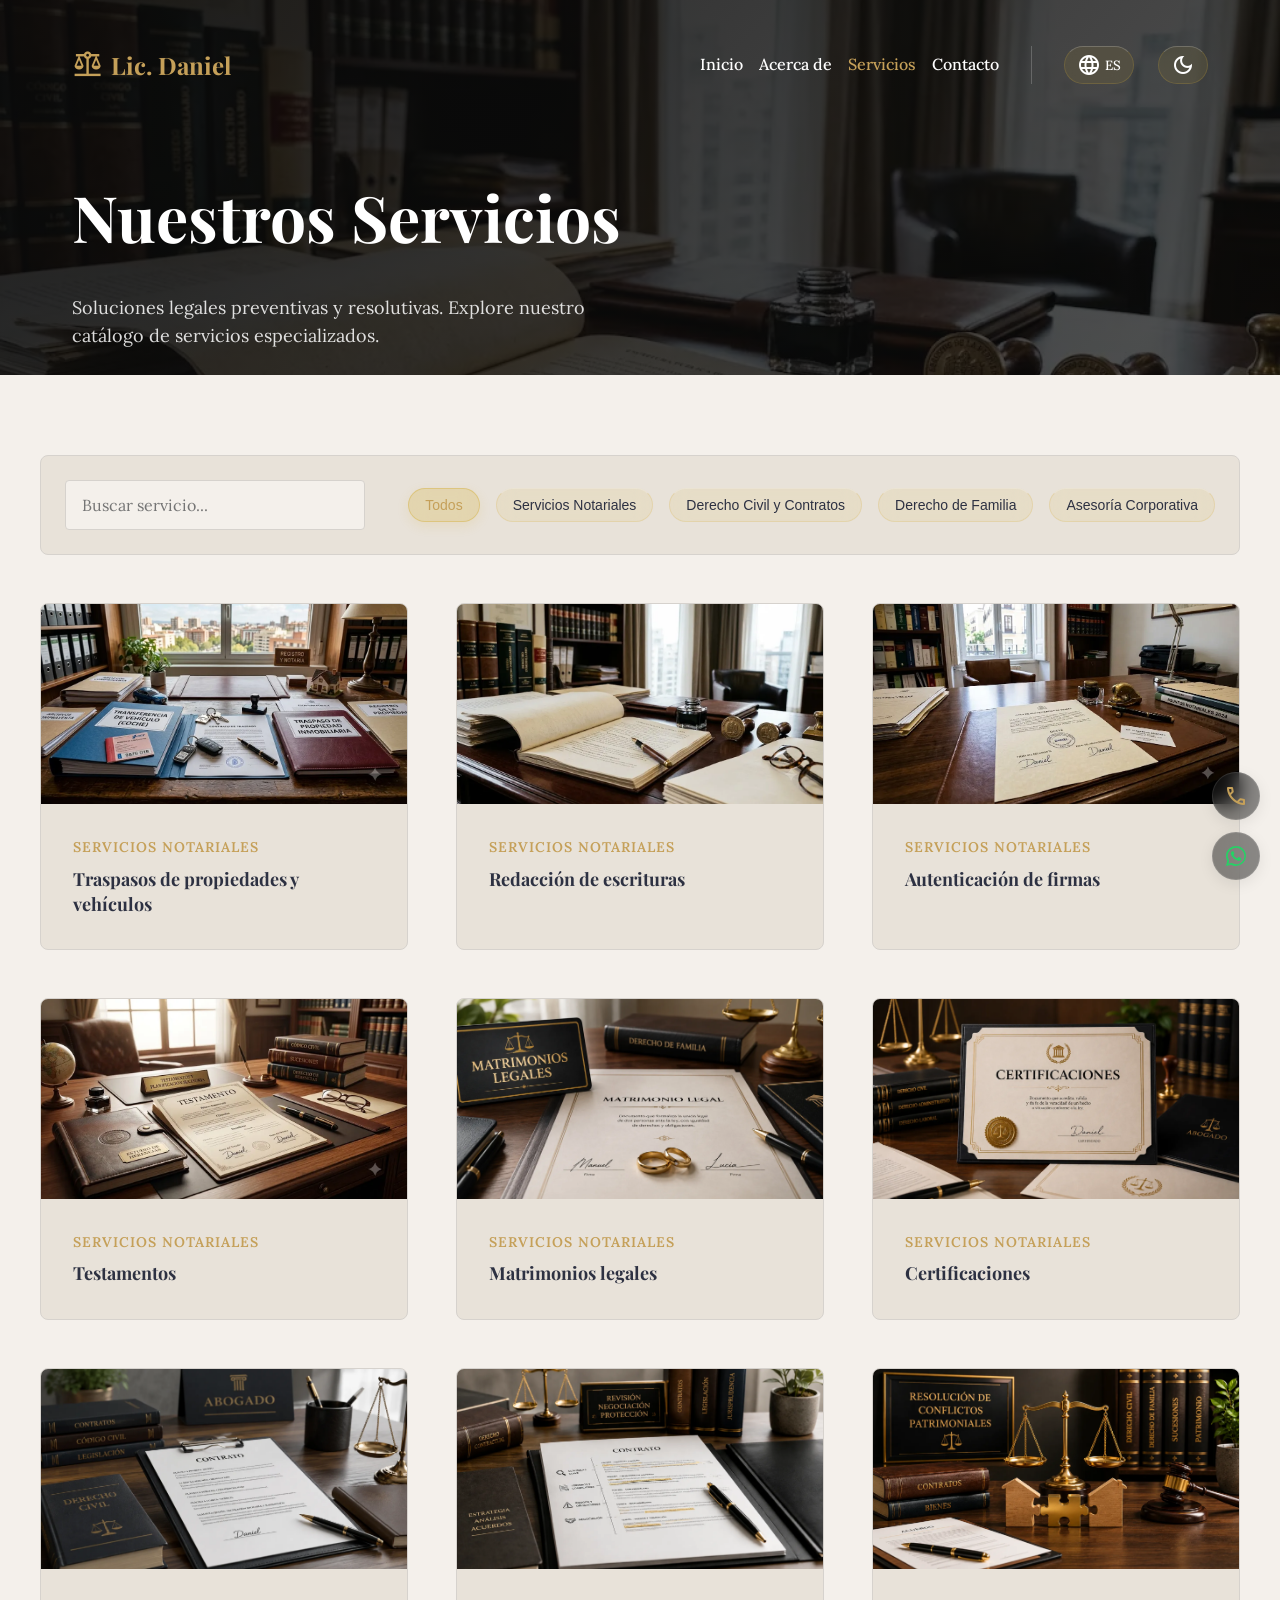
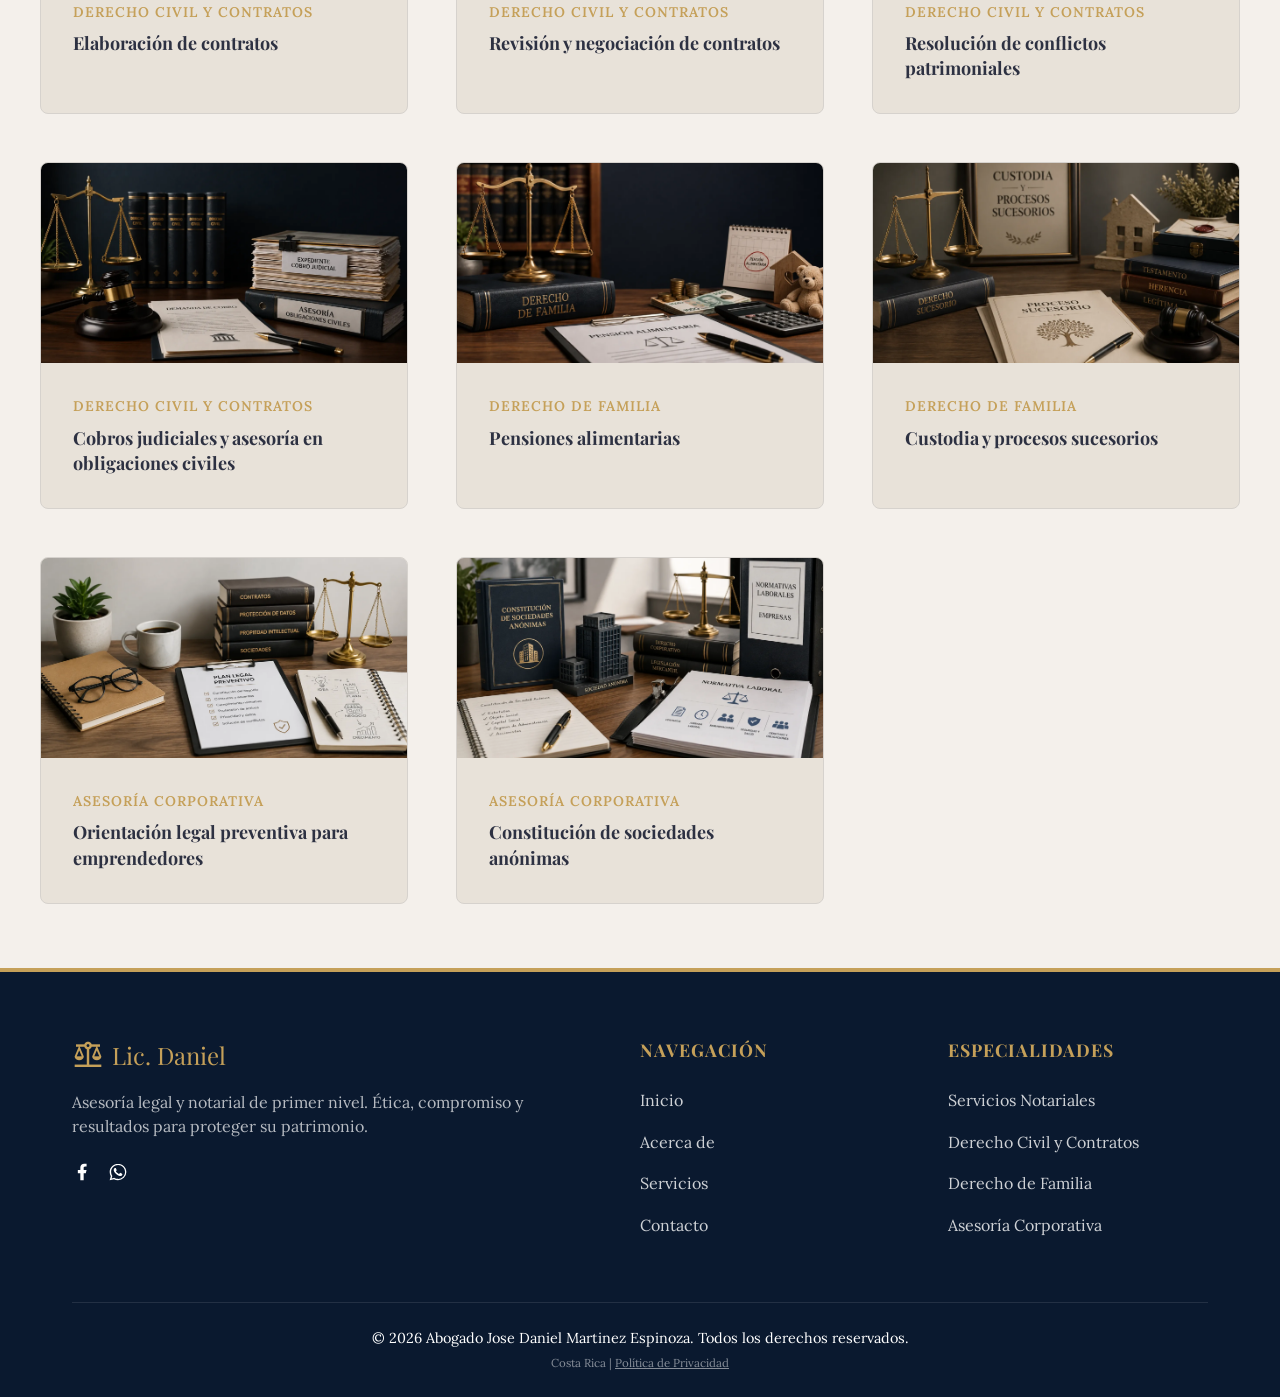
<file: servicios.html>
<!DOCTYPE html>
<html lang="es">

<head>
    <meta charset="UTF-8">
    <meta name="viewport" content="width=device-width, initial-scale=1.0">
    <title>Servicios Legales y Notariales | Abogado Jose Daniel Martinez Espinoza</title>
    <meta name="description"
        content="Catálogo completo de servicios legales y notariales en Costa Rica. Traspasos, escrituras, pensiones, contratos y más.">

    <link rel="preconnect" href="https://fonts.googleapis.com">
    <link rel="preconnect" href="https://fonts.gstatic.com" crossorigin>
    <link
        href="https://fonts.googleapis.com/css2?family=Lora:wght@400;500;600;700&family=Playfair+Display:wght@400;500;600;700&display=swap"
        rel="stylesheet">
    <link rel="stylesheet"
        href="https://fonts.googleapis.com/css2?family=Material+Symbols+Outlined:opsz,wght,FILL,GRAD@24,400,0..1,0" />

    <link rel="stylesheet" href="css/styles.css?v=47">
</head>

<body>
    <!-- Header / Navbar -->
    <header class="header">
        <div class="header__container container">
            <a href="index.html" class="header__logo">
                <span class="material-symbols-outlined logo-icon">balance</span>
                <span class="logo-text">Lic. Daniel</span>
            </a>

            <button class="header__menu-btn" id="mobile-menu-btn" aria-label="Abrir menú">
                <span class="material-symbols-outlined">menu</span>
            </button>

            <nav class="nav" id="main-nav">
                <ul class="nav__list">
                    <li class="nav__item"><a href="index.html#inicio" class="nav__link" data-i18n="nav_home">Inicio</a>
                    </li>
                    <li class="nav__item"><a href="index.html#acerca" class="nav__link" data-i18n="nav_about">Acerca
                            de</a></li>
                    <li class="nav__item"><a href="servicios.html" class="nav__link" style="color:var(--color-accent);"
                            data-i18n="nav_services">Servicios</a></li>
                    <li class="nav__item"><a href="index.html#contacto" class="nav__link"
                            data-i18n="nav_contact">Contacto</a></li>
                </ul>

                <div class="nav__controls">
                    <button class="btn-icon" id="lang-toggle" aria-label="Cambiar Idioma">
                        <span class="material-symbols-outlined">language</span>
                        <span class="lang-text" id="lang-text-display">ES</span>
                    </button>
                    <button class="btn-icon" id="theme-toggle" aria-label="Cambiar Tema">
                        <span class="material-symbols-outlined theme-icon" id="theme-icon">light_mode</span>
                    </button>
                </div>
            </nav>
        </div>
    </header>

    <main>
        <section class="services-hero">
            <img src="resources/image/ServiciosNotariales-RedacciónDeEscrituras.webp"
                alt="Servicios Legales y Notariales" class="services-hero__bg">
            <div class="services-hero__overlay"></div>

            <div class="glass-hero__container container">
                <div class="glass-hero__card">
                    <h1 class="hero__title" style="font-size: clamp(2.5rem, 6vw, 4rem);" data-i18n="serv_page_hero_title">Nuestros Servicios</h1>
                    <p class="hero__subtitle" style="font-size: var(--text-lg); margin-top: var(--spacing-sm);" data-i18n="serv_page_hero_subtitle">
                        Soluciones legales preventivas y resolutivas. Explore nuestro catálogo de servicios
                        especializados.</p>
                </div>
            </div>
        </section>

        <section class="container" style="padding: var(--spacing-lg) 0 var(--spacing-2xl) 0;">
            <div class="filters-bar">
                <div class="filters-header">
                    <button class="filter-toggle-btn" id="filter-toggle">
                        <span class="material-symbols-outlined">filter_list</span>
                        <span data-i18n="btn_filter_toggle">Filtrar</span>
                    </button>
                    <div class="search-bar">
                        <input type="text" id="service-search" class="search-input" placeholder="Buscar servicio..." data-i18n-placeholder="search_placeholder">
                    </div>
                </div>
                <div class="filter-buttons" id="filter-buttons-container">
                    <button class="filter-btn active" data-filter="all" data-i18n="btn_filter_all">Todos</button>
                    <button class="filter-btn" data-filter="notarial" data-i18n="cat_notarial">Notariales</button>
                    <button class="filter-btn" data-filter="civil" data-i18n="cat_civil">Derecho Civil</button>
                    <button class="filter-btn" data-filter="familia" data-i18n="cat_family">Familia</button>
                    <button class="filter-btn" data-filter="corporativa" data-i18n="cat_corporate">Corporativa</button>
                </div>
            </div>

            <div class="services__grid" id="all-services-grid">
                <!-- Inyectado por JS -->
            </div>

            <div id="no-results" class="text-center" style="display:none; padding: var(--spacing-xl) 0;">
                <h3 style="color:var(--color-text-muted);" data-i18n="no_results_text">No se encontraron servicios que coincidan con su búsqueda.
                </h3>
            </div>
        </section>
    </main>

    <!-- Footer -->
    <!-- Footer -->
    <footer class="footer">
        <div class="container">
            <div class="footer__grid">
                <!-- Brand Column -->
                <div class="footer__brand">
                    <a href="index.html" class="footer__logo">
                        <span class="material-symbols-outlined logo-icon" style="color: var(--color-accent); font-size: 2rem;">balance</span>
                        <span class="logo-text" style="font-family: var(--font-heading); color: var(--color-text-inverse); font-size: 1.5rem; margin-left: 8px;">Lic. Daniel</span>
                    </a>
                    <p style="color: rgba(255,255,255,0.7); margin-top: var(--spacing-sm); margin-bottom: var(--spacing-md); line-height: 1.5;" data-i18n="footer_desc">
                        Asesoría legal y notarial de primer nivel. Ética, compromiso y resultados para proteger su patrimonio.
                    </p>
                    <div class="footer__socials" style="justify-content: flex-start; margin-top: 0;">
                        <a href="https://www.facebook.com/josedaniel.martinezespinoza.5?locale=es_LA" target="_blank" aria-label="Facebook">
                            <svg viewBox="0 0 24 24" width="20" height="20" fill="currentColor"><path d="M14 13.5h2.5l1-4H14v-2c0-1.03 0-2 2-2h1.5V2.14c-.326-.043-1.557-.14-2.857-.14C11.928 2 10 3.657 10 6.7v2.8H7v4h3V22h4v-8.5z" /></svg>
                        </a>
                        <a href="https://wa.me/50671990701" target="_blank" aria-label="WhatsApp">
                            <svg viewBox="0 0 24 24" width="20" height="20" fill="currentColor"><path d="M12.031 2C6.502 2 2.016 6.48 2.016 11.996c0 1.768.463 3.492 1.343 5.008L2 22l5.127-1.341c1.464.815 3.125 1.246 4.843 1.246h.001A10.003 10.003 0 0 0 22 12c0-5.526-4.48-10-10-10zh-.001zm-.022 18.232h-.002c-1.488 0-2.95-.398-4.227-1.152l-.304-.179-3.136.822.836-3.058-.198-.313A8.324 8.324 0 0 1 3.738 12c0-4.6 3.743-8.341 8.344-8.341 4.6 0 8.342 3.744 8.342 8.345 0 4.603-3.743 8.347-8.343 8.347z"/><path d="M16.666 13.916c-.254-.127-1.516-.749-1.75-.835-.235-.084-.405-.127-.577.127-.172.253-.665.834-.814 1.004-.15.17-.301.19-.554.062a6.762 6.762 0 0 1-1.998-1.229 7.422 7.422 0 0 1-1.378-1.721c-.15-.253-.016-.39.11-.518.114-.114.254-.296.38-.445.127-.147.17-.252.254-.423.085-.168.043-.316-.021-.444-.063-.127-.576-1.393-.789-1.905-.208-.5-.417-.433-.576-.441-.15-.008-.322-.01-.493-.01-.17 0-.448.064-.682.317-.234.254-.897.876-.897 2.138s.92 2.477 1.047 2.648c.127.168 1.802 2.75 4.364 3.852 2.562 1.103 2.562.735 3.028.692.466-.041 1.516-.62 1.728-1.218.213-.599.213-1.112.15-1.219-.063-.105-.233-.168-.487-.296z"/></svg>
                        </a>
                    </div>
                </div>

                <!-- Links Column -->
                <div class="footer__links-col">
                    <h4 class="footer__title" data-i18n="footer_nav_title">Navegación</h4>
                    <ul class="footer__links">
                        <li><a href="index.html#inicio" data-i18n="nav_home">Inicio</a></li>
                        <li><a href="index.html#acerca" data-i18n="nav_about">Acerca de</a></li>
                        <li><a href="servicios.html" data-i18n="nav_services">Servicios</a></li>
                        <li><a href="index.html#contacto" data-i18n="nav_contact">Contacto</a></li>
                    </ul>
                </div>

                <!-- Services Column -->
                <div class="footer__links-col">
                    <h4 class="footer__title" data-i18n="footer_serv_title">Especialidades</h4>
                    <ul class="footer__links">
                        <li><a href="servicios.html" data-i18n="cat_notarial">Servicios Notariales</a></li>
                        <li><a href="servicios.html" data-i18n="cat_civil">Derecho Civil y Contratos</a></li>
                        <li><a href="servicios.html" data-i18n="cat_family">Derecho de Familia</a></li>
                        <li><a href="servicios.html" data-i18n="cat_corporate">Asesoría Corporativa</a></li>
                    </ul>
                </div>
            </div>
            
            <div class="footer__bottom">
                <p>&copy; 2026 Abogado Jose Daniel Martinez Espinoza. <span data-i18n="footer_rights">Todos los derechos reservados.</span></p>
                <p style="color: rgba(255,255,255,0.5); font-size: 0.8em; margin-top: 4px;">Costa Rica | <a href="politica-privacidad.html" style="color: inherit; text-decoration: underline;" data-i18n="privacy_title">Política de Privacidad</a></p>
            </div>
        </div>
    </footer>

    <!-- Floating Buttons -->
    <div class="floating-btns">
        <a href="tel:+50626651118" class="float-btn float-btn--phone" aria-label="Llamar">
            <span class="material-symbols-outlined">call</span>
        </a>
        <a href="https://wa.me/50671990701" target="_blank" class="float-btn float-btn--whatsapp" aria-label="WhatsApp">
            <svg viewBox="0 0 24 24" width="24" height="24" fill="currentColor">
                <path
                    d="M12.031 2C6.502 2 2.016 6.48 2.016 11.996c0 1.768.463 3.492 1.343 5.008L2 22l5.127-1.341c1.464.815 3.125 1.246 4.843 1.246h.001A10.003 10.003 0 0 0 22 12c0-5.526-4.48-10-10-10zh-.001zm-.022 18.232h-.002c-1.488 0-2.95-.398-4.227-1.152l-.304-.179-3.136.822.836-3.058-.198-.313A8.324 8.324 0 0 1 3.738 12c0-4.6 3.743-8.341 8.344-8.341 4.6 0 8.342 3.744 8.342 8.345 0 4.603-3.743 8.347-8.343 8.347z" />
                <path
                    d="M16.666 13.916c-.254-.127-1.516-.749-1.75-.835-.235-.084-.405-.127-.577.127-.172.253-.665.834-.814 1.004-.15.17-.301.19-.554.062a6.762 6.762 0 0 1-1.998-1.229 7.422 7.422 0 0 1-1.378-1.721c-.15-.253-.016-.39.11-.518.114-.114.254-.296.38-.445.127-.147.17-.252.254-.423.085-.168.043-.316-.021-.444-.063-.127-.576-1.393-.789-1.905-.208-.5-.417-.433-.576-.441-.15-.008-.322-.01-.493-.01-.17 0-.448.064-.682.317-.234.254-.897.876-.897 2.138s.92 2.477 1.047 2.648c.127.168 1.802 2.75 4.364 3.852 2.562 1.103 2.562.735 3.028.692.466-.041 1.516-.62 1.728-1.218.213-.599.213-1.112.15-1.219-.063-.105-.233-.168-.487-.296z" />
            </svg>
        </a>
    </div>

    <!-- Modal para Servicios -->
    <div id="service-modal" class="modal" aria-hidden="true">
        <div class="modal__overlay" onclick="closeServiceModal()"></div>
        <div class="modal__content">
            <button class="modal__close" onclick="closeServiceModal()" aria-label="Cerrar modal">
                <span class="material-symbols-outlined">close</span>
            </button>
            <div class="modal__body" id="modal-body"></div>
        </div>
    </div>

    <script src="js/i18n.js?v=14"></script>
    <script src="js/main.js?v=14"></script>
    <script>
        // Lógica específica para servicios.html
        document.addEventListener('DOMContentLoaded', () => {
            const grid = document.getElementById('all-services-grid');
            const searchInput = document.getElementById('service-search');
            const filterBtns = document.querySelectorAll('.filter-btn');
            const noResults = document.getElementById('no-results');

            // Categorias mapeadas (usando las llaves de traducción)
            const catMap = {
                'notarial': 'cat_notarial',
                'civil': 'cat_civil',
                'familia': 'cat_family',
                'corporativa': 'cat_corporate'
            };

            const renderServices = (filter = 'all', query = '') => {
                grid.innerHTML = '';
                let count = 0;
                const q = query.toLowerCase();
                const lang = window.currentLang || 'es';

                Object.keys(serviceData).forEach(key => {
                    const data = serviceData[key];
                    let category = 'notarial';
                    if (key.includes('civil')) category = 'civil';
                    if (key.includes('familia')) category = 'familia';
                    if (key.includes('corporativa')) category = 'corporativa';

                    const translatedTitle = window.getText(lang, data.title_key) || "";
                    const translatedDesc = window.getText(lang, data.desc_key) || "";
                    const translatedCat = window.getText(lang, catMap[category]) || "";

                    const matchFilter = filter === 'all' || filter === category;
                    const matchSearch = translatedTitle.toLowerCase().includes(q) || translatedDesc.toLowerCase().includes(q);

                    if (matchFilter && matchSearch) {
                        count++;
                        const article = document.createElement('article');
                        article.className = 'service-card';
                        article.onclick = () => openServiceModal(key);
                        article.innerHTML = `
                            <div class="service-card__img-wrapper">
                                <img src="${data.img}" alt="${translatedTitle}" class="service-card__img" loading="lazy">
                            </div>
                            <div class="service-card__content">
                                <span class="service-card__category" data-i18n="${catMap[category]}">${translatedCat}</span>
                                <h3 class="service-card__title" data-i18n="${data.title_key}">${translatedTitle}</h3>
                            </div>
                        `;
                        grid.appendChild(article);
                    }
                });

                if (count === 0) {
                    noResults.style.display = 'block';
                } else {
                    noResults.style.display = 'none';
                }
            };

            // Initial render
            renderServices();

            // Search
            searchInput.addEventListener('input', (e) => {
                const activeFilter = document.querySelector('.filter-btn.active').getAttribute('data-filter');
                renderServices(activeFilter, e.target.value);
            });

            // Mobile filter toggle
            const filterToggleBtn = document.getElementById('filter-toggle');
            const filterButtonsContainer = document.getElementById('filter-buttons-container');
            if (filterToggleBtn && filterButtonsContainer) {
                filterToggleBtn.addEventListener('click', () => {
                    filterButtonsContainer.classList.toggle('is-open');
                });
            }

            // Filters
            filterBtns.forEach(btn => {
                btn.addEventListener('click', (e) => {
                    filterBtns.forEach(b => b.classList.remove('active'));
                    e.target.classList.add('active');
                    renderServices(e.target.getAttribute('data-filter'), searchInput.value);
                });
            });

            // Re-render when language changes
            window.addEventListener('languageChanged', () => {
                const activeFilter = document.querySelector('.filter-btn.active').getAttribute('data-filter');
                renderServices(activeFilter, searchInput.value);
            });
        });
    </script>
</body>

</html>
</file>
<file: css/styles.css>
/* ==========================================================================
   Variables y Configuración Base (BEM & Mobile First)
   ========================================================================== */
:root {
    /* Paleta de Colores Principal */
    --color-primary: #0A192F; /* Azul marino profundo */
    --color-primary-light: #112240;
    --color-accent: #C5A059; /* Dorado suave / Beige */
    --color-accent-hover: #D4AF6A;
    
    /* Colores Neutros (Modo Claro - Textura Papel/Marfil) */
    --color-bg: #F4F0EB;
    --color-bg-light: #E8E2D9;
    --color-text: #2D3142; /* Azul muy oscuro/Gris */
    --color-text-muted: #5C6275;
    --color-border: #D6D2CD;
    --bg-texture: url("data:image/svg+xml,%3Csvg viewBox='0 0 200 200' xmlns='http://www.w3.org/2000/svg'%3E%3Cfilter id='noiseFilter'%3E%3CfeTurbulence type='fractalNoise' baseFrequency='0.85' numOctaves='3' stitchTiles='stitch'/%3E%3C/filter%3E%3Crect width='100%25' height='100%25' filter='url(%23noiseFilter)' opacity='0.04'/%3E%3C/svg%3E");
    
    /* Colores Dinámicos de Componentes */
    --color-btn-text: var(--color-primary); /* Texto oscuro en modo claro para contraste */
    --color-btn-bg: rgba(212, 175, 55, 0.55); /* Fondo dorado mas fuerte en claro */
    --color-btn-bg-hover: rgba(212, 175, 55, 0.7);

    /* Tipografía */
    --font-primary: 'Lora', serif;
    --font-heading: 'Playfair Display', serif;
    --text-base: 1rem;       /* 16px */
    --text-sm: 0.875rem;     /* 14px */
    --text-lg: 1.125rem;     /* 18px */
    --text-xl: 1.5rem;       /* 24px */
    --text-2xl: 2rem;        /* 32px */
    --text-3xl: 2.5rem;      /* 40px */
    
    /* Espaciado */
    --spacing-xs: 0.5rem;    /* 8px */
    --spacing-sm: 1rem;      /* 16px */
    --spacing-md: 1.5rem;    /* 24px */
    --spacing-lg: 2rem;      /* 32px */
    --spacing-xl: 3rem;      /* 48px */
    --spacing-2xl: 4rem;     /* 64px */

    /* Otros */
    --radius-sm: 4px;
    --radius-md: 8px;
    --radius-lg: 16px;
    --transition-fast: 0.2s ease;
    --transition-normal: 0.3s ease;
    --shadow-sm: 0 2px 4px rgba(0,0,0,0.05);
    --shadow-md: 0 4px 8px rgba(0,0,0,0.1);
    --shadow-lg: 0 8px 16px rgba(0,0,0,0.15);
}

/* ==========================================================================
   Modo Oscuro (Dark Mode)
   ========================================================================== */
body.dark-mode {
    --color-bg: #0B0B0B;
    --color-bg-light: #1A1A1A;
    --color-text: #F0F0F0;
    --color-text-muted: #A0A0A0;
    --color-border: #333333;
    --color-btn-text: var(--color-accent); /* Texto dorado en modo oscuro */
    --color-btn-bg: rgba(212, 175, 55, 0.25); /* Fondo suave en oscuro */
    --color-btn-bg-hover: rgba(212, 175, 55, 0.35);
    --shadow-sm: 0 2px 4px rgba(0,0,0,0.3);
    --bg-texture: none;
    --shadow-md: 0 4px 8px rgba(0,0,0,0.4);
    --shadow-lg: 0 8px 16px rgba(0,0,0,0.5);
}

/* ==========================================================================
   Reset y Estilos Generales
   ========================================================================== */
*, *::before, *::after {
    box-sizing: border-box;
    margin: 0;
    padding: 0;
}

html {
    scroll-behavior: smooth;
}

body {
    width: 100%;
    font-family: var(--font-primary);
    font-size: var(--text-base);
    line-height: 1.6;
    color: var(--color-text);
    background-color: var(--color-bg);
    transition: background-color var(--transition-normal), color var(--transition-normal);
}

h1, h2, h3, h4, h5, h6, .section__title, .hero__title, .header__logo {
    font-family: var(--font-heading);
}

img {
    max-width: 100%;
    height: auto;
    display: block;
}

a {
    color: var(--color-accent);
    text-decoration: none;
    transition: color var(--transition-fast);
}

a:hover {
    color: var(--color-accent-hover);
}

ul {
    list-style: none;
}

/* Textura para secciones específicas en modo claro */
.about, .bento, .contact {
    background-image: var(--bg-texture);
}

/* Utilidades */
.container {
    width: 100%;
    padding: 0 var(--spacing-md); /* Más respiro lateral en móvil (24px en lugar de 16px) */
    margin: 0 auto;
}

.text-center { text-align: center; }
.bg-light { background-color: var(--color-bg-light); }
.bg-dark { background-color: var(--color-primary); color: #FFF; }
.text-white { color: #FFF !important; }
.overflow-hidden { overflow: hidden; }
.w-100 { width: 100%; }

.section {
    padding: var(--spacing-2xl) 0; /* Más respiro vertical entre secciones en móvil (64px) */
}

.section__title {
    font-size: var(--text-2xl);
    font-weight: 700;
    margin-bottom: var(--spacing-lg);
    color: var(--color-primary);
}

body.dark-mode .section__title {
    color: var(--color-accent);
}

/* ==========================================================================
   Botones
   ========================================================================== */
.btn {
    display: inline-flex;
    align-items: center;
    justify-content: center;
    gap: var(--spacing-xs);
    padding: var(--spacing-sm) var(--spacing-md);
    border-radius: var(--radius-md);
    font-weight: 600;
    cursor: pointer;
    transition: all var(--transition-fast);
    font-family: var(--font-primary);
    font-size: var(--text-base);

    /* Estilo Glassmorphism Sutil Dorado */
    background: rgba(212, 175, 55, 0.15); /* Fondo dorado translúcido */
    backdrop-filter: blur(12px);
    -webkit-backdrop-filter: blur(12px);
    border: 1px solid rgba(212, 175, 55, 0.2); /* Borde sutil dorado */
    border-top: 1px solid rgba(255, 255, 255, 0.3); /* Brillo superior (efecto cristal) */
    border-left: 1px solid rgba(255, 255, 255, 0.2); /* Brillo izquierdo */
    box-shadow: 0 4px 15px rgba(0, 0, 0, 0.05);
    color: var(--color-btn-text); /* Dinámico: oscuro en modo claro, dorado en oscuro */
}

.btn:hover {
    background: rgba(212, 175, 55, 0.25);
    transform: translateY(-2px);
    box-shadow: 0 6px 20px rgba(212, 175, 55, 0.15);
    color: var(--color-btn-text);
}

.btn--primary {
    background: var(--color-btn-bg);
    color: var(--color-btn-text);
}
.btn--primary:hover {
    background: var(--color-btn-bg-hover);
}

/* Secciones siempre oscuras (Hero y Footer) */
.glass-hero, .services-hero {
    --color-btn-text: #FFFFFF;
    --color-btn-bg: rgba(212, 175, 55, 0.25);
    --color-btn-bg-hover: rgba(212, 175, 55, 0.35);
}

.footer {
    --color-btn-text: var(--color-accent);
    --color-btn-bg: rgba(212, 175, 55, 0.25);
    --color-btn-bg-hover: rgba(212, 175, 55, 0.35);
}

.btn--secondary {
    background: rgba(255, 255, 255, 0.1);
    color: #FFF;
    border: 1px solid rgba(255, 255, 255, 0.2);
    border-top: 1px solid rgba(255, 255, 255, 0.4);
}
.btn--secondary:hover {
    background: rgba(255, 255, 255, 0.2);
    color: #FFF;
}

.btn--outline {
    background: rgba(212, 175, 55, 0.05);
}
.btn--outline:hover {
    background: rgba(212, 175, 55, 0.15);
}

body.dark-mode .btn--whatsapp {
    color: #FFFFFF;
}

.btn--whatsapp:hover {
    background: rgba(37, 211, 102, 0.4);
    border-color: rgba(37, 211, 102, 0.5);
    box-shadow: 0 6px 20px rgba(37, 211, 102, 0.2);
    color: #000000;
}

.btn-icon {
    border: none;
    color: inherit;
    cursor: pointer;
    display: flex;
    align-items: center;
    gap: 4px;
    font-family: inherit;
    font-weight: 500;
    
    /* Glassmorphism Pill */
    padding: 6px 12px;
    border-radius: 20px;
    background: rgba(212, 175, 55, 0.1);
    backdrop-filter: blur(10px);
    -webkit-backdrop-filter: blur(10px);
    border: 1px solid rgba(212, 175, 55, 0.2);
    border-top: 1px solid rgba(255, 255, 255, 0.2);
    transition: all var(--transition-fast);
}

.btn-icon:hover {
    background: rgba(212, 175, 55, 0.25);
    border-color: rgba(212, 175, 55, 0.4);
    box-shadow: 0 4px 12px rgba(212, 175, 55, 0.15);
    color: var(--color-accent);
}

/* ==========================================================================
   Componentes (Mobile First)
   ========================================================================== */

/* Header & Nav */
.header {
    position: fixed;
    top: 0;
    left: 50%;
    transform: translateX(-50%);
    width: 100%;
    background-color: transparent;
    color: #FFF;
    z-index: 1000;
    transition: all var(--transition-normal);
}

.header.header--scrolled {
    background: rgba(244, 240, 235, 0.95); /* Light mode glass */
    backdrop-filter: blur(12px);
    -webkit-backdrop-filter: blur(12px);
    color: var(--color-text); /* Adopta el color oscuro del texto en light mode */
    box-shadow: 0 4px 30px rgba(0, 0, 0, 0.05);
    border-bottom: 1px solid rgba(0, 0, 0, 0.05);
    top: 0;
    max-width: 100%;
    padding: 0 5%;
}

body.dark-mode .header.header--scrolled {
    background: rgba(11, 11, 11, 0.95); /* Dark mode glass */
    color: #FFF;
    border-bottom: 1px solid rgba(255, 255, 255, 0.05);
}

.header--hidden {
    transform: translateX(-50%) translateY(calc(-100% - 50px)); /* Sube y oculta el navbar, considerando el top */
}

.header__container {
    display: flex;
    justify-content: space-between;
    align-items: center;
    height: 70px;
}

.header__logo {
    font-size: var(--text-xl);
    font-weight: 700;
    color: var(--color-accent);
    display: flex;
    align-items: center;
    gap: 8px;
}

.logo-text {
    display: none; /* Oculto en móviles */
}

.logo-icon {
    font-size: 1.3em;
    font-variation-settings: 'FILL' 1, 'wght' 400; /* Hace que el icono esté relleno y más sólido */
}

.header__menu-btn {
    background: transparent;
    border: none;
    color: inherit;
    cursor: pointer;
    display: flex;
}

/* Navigation - Mobile Default (Minimalist Redesign) */
.nav {
    position: absolute;
    top: calc(100% + 10px); /* Un poco separado de la barra para que flote */
    left: 0;
    width: 100%;
    color: var(--color-text);
    display: flex;
    flex-direction: column;
    padding: var(--spacing-xl) var(--spacing-lg); /* Padding normal (sin el extra de 60px) */
    
    /* Animación minimalista */
    opacity: 0;
    transform: translateY(-10px);
    pointer-events: none;
    transition: opacity 0.3s ease, transform 0.3s ease;
    border: none;
    box-shadow: none;
    background: transparent;
}

/* Contenedor glassmorphism redondeado */
.nav::before {
    content: '';
    position: absolute;
    top: 0;
    left: 0;
    width: 100%;
    height: 100%;
    z-index: -1;
    border-radius: 20px; /* Bordes redondeados */
    
    background: rgba(244, 240, 235, 0.85); /* Un poco más transparente para el efecto cristal */
    backdrop-filter: blur(16px);
    -webkit-backdrop-filter: blur(16px);
    
    /* Efecto premium Glassmorphism */
    border: 1px solid rgba(255, 255, 255, 0.5); /* Borde sutil claro */
    box-shadow: 0 10px 40px rgba(0, 0, 0, 0.1); /* Sombra suave para que flote */
}

body.dark-mode .nav {
    color: #FFF;
}

body.dark-mode .nav::before {
    background: rgba(11, 11, 11, 0.85);
    border: 1px solid rgba(255, 255, 255, 0.05); /* Borde muy sutil para modo oscuro */
    box-shadow: 0 10px 40px rgba(0, 0, 0, 0.4); /* Sombra más fuerte */
}

.nav.is-open {
    opacity: 1;
    transform: translateY(0);
    pointer-events: auto;
}

.nav__list {
    display: flex;
    flex-direction: column;
    gap: var(--spacing-sm);
    margin-bottom: var(--spacing-sm);
}

.nav__link {
    color: inherit;
    font-weight: 500;
    display: block;
    padding: var(--spacing-xs) 0;
}

.nav__link:hover {
    color: var(--color-accent);
}

.nav__controls {
    display: flex;
    gap: var(--spacing-md);
    border-top: 1px solid rgba(255,255,255,0.1);
    padding-top: var(--spacing-sm);
}

/* Hero Section (Glassmorphism App Style) */
.glass-hero {
    position: relative;
    min-height: 100vh;
    display: flex;
    align-items: center;
    overflow: hidden;
}

.glass-hero__bg {
    position: absolute;
    top: 0;
    left: 0;
    width: 100%;
    height: 100%;
    z-index: 0;
}

.glass-hero__image {
    width: 100%;
    height: 100%;
    object-fit: cover;
    object-position: 70% top;
}

.glass-hero__overlay {
    position: absolute;
    top: 0;
    left: 0;
    width: 100%;
    height: 100%;
    background: linear-gradient(135deg, rgba(6, 11, 19, 0.9) 0%, rgba(6, 11, 19, 0.4) 100%);
}

[data-theme="light"] .glass-hero__overlay {
    background: linear-gradient(135deg, rgba(255, 255, 255, 0.8) 0%, rgba(255, 255, 255, 0.2) 100%);
}

.glass-hero__container {
    position: relative;
    z-index: 2;
    width: 100%;
    padding-top: 80px;
    display: flex;
    justify-content: center;
}

.glass-hero__card {
    width: 100%;
    max-width: 550px;
    color: #FFF;
    display: flex;
    flex-direction: column;
    gap: var(--spacing-md);
}

[data-theme="light"] .glass-hero__card {
    color: var(--color-primary);
}

.glass-hero__card .hero__title {
    font-size: var(--text-3xl);
    line-height: 1.15;
    font-weight: 700;
}

.glass-hero__card .hero__subtitle {
    font-size: var(--text-lg);
    color: rgba(255,255,255,0.85);
}

[data-theme="light"] .glass-hero__card .hero__subtitle {
    color: var(--color-primary-light);
}

.glass-hero__card .hero__actions {
    display: flex;
    flex-direction: column;
    gap: var(--spacing-sm);
    margin-top: var(--spacing-sm);
}





/* About Section */
/* About Section (Editorial Layout) */
.about__editorial {
    display: flex;
    flex-direction: column;
    align-items: center;
    max-width: 900px;
    margin: 0 auto;
    text-align: center;
    padding: var(--spacing-xl) 0;
}

.editorial__title {
    width: 100%;
    font-size: var(--text-2xl); /* Reducido para móviles */
    font-family: var(--font-heading);
    margin-bottom: var(--spacing-xl);
    color: var(--color-accent);
    word-wrap: break-word;
    overflow-wrap: break-word;
    text-align: center;
}

.editorial__content {
    width: 100%;
    text-align: center; /* Cambiado a centrado en móviles para balance visual */
    font-size: var(--text-lg);
    line-height: 1.8;
    color: var(--color-text-muted);
    margin-bottom: var(--spacing-xl);
}

.editorial__content p {
    margin-bottom: var(--spacing-lg);
}

.editorial__content h1,
.editorial__content h2,
.editorial__content h3,
.editorial__content h4,
.editorial__content h5,
.editorial__content h6 {
    text-align: left; /* Evitar que text-align: justify separe las letras en los titulos */
}

/* El drop-cap solo se activará en pantallas más grandes para evitar bugs de WebKit en móviles */
@media (min-width: 768px) {
    .drop-cap::first-letter {
        float: left;
        font-size: 5rem;
        line-height: 0.8;
        padding-top: 8px;
        padding-right: 12px;
        padding-left: 4px;
        font-family: var(--font-heading);
        color: var(--color-accent);
    }
}

.editorial__footer {
    display: flex;
    flex-direction: column;
    align-items: center;
    justify-content: center;
    gap: var(--spacing-md);
    border-top: 1px solid var(--color-border);
    border-bottom: 1px solid var(--color-border);
    padding: var(--spacing-md) 0;
    width: 100%;
}

.editorial__value {
    font-family: var(--font-heading);
    font-size: var(--text-md);
    color: var(--color-text);
    text-transform: uppercase;
    letter-spacing: 2px;
}

.editorial__separator {
    color: var(--color-accent);
    font-size: 1.2rem;
}

/* Services Section (Minimalist List Layout) */
.services.section {
    display: grid;
    /* El padding de .section (64px) se aplicará a la grid entera.
       Pero queremos que el sticky bg abarque toda la pantalla, así que mejor quitamos el padding aquí y se lo damos al container */
    padding: 0; 
}

.services-bg-container {
    grid-area: 1 / 1;
    align-self: start;
    position: sticky;
    top: 0;
    left: 0;
    width: 100%;
    height: 100vh;
    overflow: hidden;
    z-index: 1;
}

#servicios .container {
    grid-area: 1 / 1;
    position: relative;
    z-index: 2;
    padding-top: var(--spacing-2xl); /* Restaurar el padding top de la section que quitamos arriba */
}

.services-bg {
    position: absolute;
    top: 0;
    left: 0;
    width: 100%;
    height: 100%;
    object-fit: cover;
    opacity: 0;
    transition: opacity 0.8s ease;
}

.services-bg.active {
    opacity: 1;
}

.services-bg-overlay {
    position: absolute;
    top: 0;
    left: 0;
    width: 100%;
    height: 100%;
    background: linear-gradient(to right, rgba(15, 20, 35, 0.95) 0%, rgba(15, 20, 35, 0.8) 100%);
    z-index: 1;
}

.services-list {
    display: flex;
    flex-direction: column;
    margin-top: var(--spacing-xl);
    border-top: 1px solid rgba(255,255,255,0.15);
}

.service-row {
    position: relative;
    display: flex;
    align-items: center;
    padding: var(--spacing-lg) 0;
    border-bottom: 1px solid rgba(255,255,255,0.15);
    cursor: pointer;
    transition: background-color 0.4s ease;
}

/* Eliminamos el padding-left brusco en hover */

.service-row__num {
    font-family: var(--font-heading);
    font-size: var(--text-md);
    color: var(--color-accent);
    margin-right: var(--spacing-md);
    opacity: 0.8;
    transition: transform 0.4s cubic-bezier(0.4, 0, 0.2, 1);
}

.service-row__title {
    flex: 1;
    font-family: var(--font-heading);
    font-size: var(--text-xl);
    color: #FFF;
    font-weight: 400;
    transition: color 0.4s cubic-bezier(0.4, 0, 0.2, 1), transform 0.4s cubic-bezier(0.4, 0, 0.2, 1);
}

/* Aplicamos transform: translateX para un movimiento acelerado por GPU fluido */
.service-row:hover .service-row__num,
.service-row:hover .service-row__title {
    transform: translateX(15px);
}

.service-row:hover .service-row__title {
    color: var(--color-accent);
}

.service-row__category {
    display: none; /* Oculto en móvil, se muestra en desktop */
}

.service-row__arrow {
    font-size: 24px;
    color: var(--color-accent);
    opacity: 0;
    transform: translateX(-15px);
    transition: all 0.4s cubic-bezier(0.4, 0, 0.2, 1);
}

.service-row:hover .service-row__arrow {
    opacity: 1;
    transform: translateX(0);
}



/* Experience Section (Premium Redesign) */
.experience__stats-row {
    display: flex;
    flex-direction: column;
    align-items: center;
    gap: var(--spacing-lg);
    margin-bottom: var(--spacing-2xl);
    padding: var(--spacing-xl) 0;
}

.stat-item {
    text-align: center;
}

.stat-item__number {
    display: block;
    font-family: var(--font-heading);
    font-size: 4rem;
    font-weight: 400;
    color: var(--color-accent);
    line-height: 1;
    margin-bottom: var(--spacing-xs);
}

.stat-item__text {
    font-size: var(--text-sm);
    color: var(--color-text);
    text-transform: uppercase;
    letter-spacing: 2px;
}

.stat-separator {
    width: 40px;
    height: 2px;
    background-color: var(--color-accent);
    opacity: 0.3;
}

.experience__pdf-wrapper {
    margin-top: var(--spacing-lg);
}

.glass-document {
    background: rgba(15, 20, 35, 0.4);
    backdrop-filter: blur(20px);
    -webkit-backdrop-filter: blur(20px);
    border: 1px solid rgba(255, 255, 255, 0.1);
    border-radius: 24px;
    padding: 2px; /* Espacio para el borde brillante */
    box-shadow: 0 30px 60px rgba(0,0,0,0.3), inset 0 1px 0 rgba(255,255,255,0.1);
    position: relative;
    overflow: hidden;
}

.glass-document::before {
    content: '';
    position: absolute;
    top: -50%;
    left: -50%;
    width: 200%;
    height: 200%;
    background: conic-gradient(from 0deg, transparent 0%, transparent 30%, var(--color-accent) 50%, transparent 70%, transparent 100%);
    animation: rotate 10s linear infinite;
    opacity: 0.15;
    z-index: 0;
}

.glass-document__header {
    position: relative;
    z-index: 1;
    background: rgba(15, 20, 35, 0.9);
    padding: var(--spacing-md) var(--spacing-xl);
    border-radius: 22px 22px 0 0;
    display: flex;
    align-items: center;
    gap: 12px;
    border-bottom: 1px solid rgba(255, 255, 255, 0.05);
}

.glass-document__icon {
    color: var(--color-accent);
}

.glass-document__title {
    color: #FFF;
    font-family: var(--font-heading);
    font-weight: 400;
    font-size: var(--text-lg);
    margin: 0;
}

.pdf-embed {
    position: relative;
    z-index: 1;
    width: 100%;
    height: 700px; /* Más alto para que se lea mejor */
    border: none;
    background: #fff;
    border-radius: 0 0 22px 22px;
    display: block;
}

@keyframes rotate {
    from { transform: rotate(0deg); }
    to { transform: rotate(360deg); }
}

/* Testimonials (3D Infinite Slider) */
.container-3d {
    perspective: 1200px;
    padding: var(--spacing-2xl) 0;
    overflow: hidden;
    position: relative;
    /* Al estar fuera del container, el 100% abarca toda la pantalla de forma nativa */
    width: 100%;
}

.testimonials__slider {
    position: relative;
    width: 100%;
}

.testimonials__3d-wrapper {
    /* El wrapper es 20% más ancho para que la perspectiva no descubra los bordes recortados */
    width: 120%;
    margin-left: -10%;
    transform-style: preserve-3d;
    transform: rotateX(10deg) rotateY(-5deg) rotateZ(1deg);
}

.testimonials__track {
    display: flex;
    gap: var(--spacing-xl);
    transform-style: preserve-3d;
    padding: 40px 0;
}

.testimonial-card-3d {
    position: relative;
    min-width: 280px; /* Evita que desborde la pantalla en móviles pequeños */
    background: rgba(15, 20, 35, 0.5);
    backdrop-filter: blur(12px);
    -webkit-backdrop-filter: blur(12px);
    padding: var(--spacing-md); /* Menos padding en móvil para no apretar el texto */
    border-radius: 16px;
    border: 1px solid rgba(255, 255, 255, 0.05);
    box-shadow: -10px 20px 40px rgba(0,0,0,0.4);
    transform-style: preserve-3d;
    transition: transform 0.4s cubic-bezier(0.4, 0, 0.2, 1), box-shadow 0.4s ease, border 0.4s ease;
    cursor: pointer;
}

.testimonial-card-3d:hover {
    transform: translateZ(50px) scale(1.05) rotateX(0deg) rotateY(0deg) rotateZ(0deg) !important;
    box-shadow: 0 40px 80px rgba(0,0,0,0.8), 0 0 30px rgba(181, 152, 90, 0.2);
    z-index: 10;
    border: 1px solid rgba(181, 152, 90, 0.4);
}

.testimonial-card-3d__quote-mark {
    position: absolute;
    top: -20px;
    left: 10px;
    font-family: var(--font-heading);
    font-size: 140px;
    color: var(--color-accent);
    opacity: 0.1;
    line-height: 1;
    pointer-events: none;
    transform: translateZ(-10px);
}

.testimonial-card-3d__text {
    position: relative;
    z-index: 1;
    font-size: var(--text-md);
    font-style: italic;
    color: #FFF;
    margin-bottom: var(--spacing-lg);
    line-height: 1.6;
    transform: translateZ(20px);
}

.testimonial-card-3d__footer {
    position: relative;
    z-index: 1;
    display: flex;
    justify-content: space-between;
    align-items: center;
    border-top: 1px solid rgba(255, 255, 255, 0.1);
    padding-top: var(--spacing-md);
    transform: translateZ(10px);
}

.testimonial-card-3d__author {
    font-family: var(--font-heading);
    font-weight: 600;
    color: var(--color-accent);
    font-size: var(--text-md);
    margin: 0;
}

.testimonial-card-3d__stars {
    color: var(--color-accent);
    display: flex;
    gap: 2px;
}

.testimonial-card-3d__stars span {
    font-size: 16px;
    font-variation-settings: 'FILL' 1;
}

/* Contact Section */
.contact__grid {
    display: flex;
    flex-direction: column;
    gap: var(--spacing-xl);
}

.contact__info {
    text-align: center;
}

.contact__desc {
    color: var(--color-text-muted);
    margin-bottom: var(--spacing-md);
    text-align: center; /* Centrado en móviles */
}

.contact__list {
    text-align: left; /* Mantener la lista de iconos alineada a la izquierda */
    display: flex;
    flex-direction: column;
    gap: var(--spacing-md);
    margin-bottom: var(--spacing-lg);
}

.contact__list li {
    display: flex;
    align-items: flex-start;
    gap: var(--spacing-sm);
}

.contact__list .material-symbols-outlined {
    color: var(--color-accent);
    font-size: 28px;
}

.contact__list strong {
    display: block;
    color: var(--color-text);
}

.contact__list span {
    color: var(--color-text-muted);
}

body.dark-mode .contact__list strong {
    color: var(--color-text);
}

/* Map Facade */
.map-wrapper {
    width: 100%;
    aspect-ratio: 16 / 9;
    background-color: var(--color-bg-light);
    border-radius: var(--radius-md);
    overflow: hidden;
    display: flex;
    align-items: center;
    justify-content: center;
    border: 1px solid var(--color-border);
    position: relative;
}

.btn-facade-map {
    background-color: var(--color-primary);
    color: #FFF;
    border: none;
    padding: var(--spacing-sm) var(--spacing-md);
    border-radius: var(--radius-sm);
    cursor: pointer;
    font-family: var(--font-primary);
    font-weight: 600;
    display: flex;
    align-items: center;
    gap: 8px;
    transition: background-color var(--transition-fast);
}

.btn-facade-map:hover {
    background-color: var(--color-primary-light);
}

.map-wrapper iframe {
    position: absolute;
    top: 0;
    left: 0;
    width: 100%;
    height: 100%;
    border: 0;
    /* Evitar trampa de scroll en movil */
    pointer-events: none;
}

/* Habilitar scroll del mapa cuando tiene foco */
.map-wrapper:focus-within iframe,
.map-wrapper:active iframe {
    pointer-events: auto;
}

/* Form */
.form {
    background-color: var(--color-bg-light);
    padding: var(--spacing-md);
    border-radius: var(--radius-md);
    box-shadow: var(--shadow-sm);
    border: 1px solid var(--color-border);
}

.form__group {
    margin-bottom: var(--spacing-md);
}

.form__group label {
    display: block;
    font-weight: 600;
    margin-bottom: var(--spacing-xs);
    font-size: var(--text-sm);
}

.form__group input,
.form__group textarea {
    width: 100%;
    padding: 12px;
    border: 1px solid var(--color-border);
    border-radius: var(--radius-sm);
    background-color: var(--color-bg);
    color: var(--color-text);
    font-family: var(--font-primary);
    transition: border-color var(--transition-fast);
}

.form__group input:focus,
.form__group textarea:focus {
    outline: none;
    border-color: var(--color-accent);
}

.form__note {
    font-size: 0.75rem;
    color: var(--color-text-muted);
    text-align: center;
    margin-top: var(--spacing-sm);
}

/* Footer */
.footer {
    background-color: var(--color-primary);
    color: #FFF;
    padding: var(--spacing-2xl) 0 var(--spacing-md) 0;
    border-top: 4px solid var(--color-accent);
}

.footer__grid {
    display: grid;
    grid-template-columns: 2fr 1fr 1fr;
    gap: var(--spacing-xl);
    margin-bottom: var(--spacing-xl);
}

.footer__brand {
    display: flex;
    flex-direction: column;
}

.footer__logo {
    display: flex;
    align-items: center;
    text-decoration: none;
}

.footer__title {
    color: var(--color-accent);
    font-size: 1.1rem;
    margin-bottom: var(--spacing-md);
    text-transform: uppercase;
    letter-spacing: 1px;
}

.footer__links {
    list-style: none;
    padding: 0;
}

.footer__links li {
    margin-bottom: var(--spacing-sm);
}

.footer__links a {
    color: rgba(255,255,255,0.8);
    text-decoration: none;
    transition: color var(--transition-fast);
}

.footer__links a:hover {
    color: var(--color-accent);
}

.footer__socials {
    margin-top: var(--spacing-md);
    display: flex;
    gap: 16px;
}

.footer__socials a {
    color: #FFF;
    display: inline-block;
    transition: color var(--transition-fast);
}

.footer__socials a:hover {
    color: var(--color-accent);
}

.footer__bottom {
    border-top: 1px solid rgba(255,255,255,0.1);
    padding-top: var(--spacing-md);
    text-align: center;
    font-size: 0.9em;
}

/* Responsivo para Footer */
@media (max-width: 768px) {
    .footer__grid {
        grid-template-columns: 1fr;
        text-align: center;
    }
    .footer__socials {
        justify-content: center !important;
    }
    .footer__logo {
        justify-content: center;
    }
}

/* Floating Buttons */
.floating-btns {
    position: fixed;
    bottom: 20px;
    right: 20px;
    display: flex;
    flex-direction: column;
    gap: 12px;
    z-index: 999;
}

.float-btn {
    width: 48px;
    height: 48px;
    border-radius: 50%;
    display: flex;
    align-items: center;
    justify-content: center;
    box-shadow: 0 4px 15px rgba(0, 0, 0, 0.08);
    transition: all 0.3s ease;
    
    /* Diseño Minimalista - Glassmorphism (Estilo oscuro por defecto) */
    background: rgba(30, 30, 30, 0.5);
    backdrop-filter: blur(10px);
    -webkit-backdrop-filter: blur(10px);
    border: 1px solid rgba(255, 255, 255, 0.1);
}

.float-btn:hover {
    transform: translateY(-4px);
    box-shadow: 0 8px 20px rgba(0, 0, 0, 0.15);
}

.float-btn--whatsapp {
    color: #25D366;
}

.float-btn--phone {
    color: var(--color-accent);
}

/* Efecto al pasar el cursor (hover) */
.float-btn--whatsapp:hover {
    background-color: #25D366;
    color: #FFF;
    border-color: #25D366;
}

.float-btn--phone:hover {
    background-color: var(--color-accent);
    color: #FFF;
    border-color: var(--color-accent);
}

/* Modal */
.modal {
    position: fixed;
    top: 0;
    left: 0;
    width: 100%;
    height: 100%;
    z-index: 2000;
    display: flex;
    align-items: center;
    justify-content: center;
    opacity: 0;
    pointer-events: none;
    transition: opacity var(--transition-fast);
}

.modal.is-active {
    opacity: 1;
    pointer-events: auto;
}

.modal__overlay {
    position: absolute;
    top: 0;
    left: 0;
    width: 100%;
    height: 100%;
    background-color: rgba(0,0,0,0.7);
}

.modal__content {
    position: relative;
    background-color: var(--color-bg);
    width: 90%;
    max-width: 500px;
    max-height: 90vh;
    overflow-y: auto;
    border-radius: var(--radius-md);
    padding: var(--spacing-lg);
    box-shadow: var(--shadow-lg);
    transform: translateY(20px);
    transition: transform var(--transition-fast);
}

.modal.is-active .modal__content {
    transform: translateY(0);
}

.modal__close {
    position: absolute;
    top: 15px;
    right: 15px;
    background: transparent;
    border: none;
    color: var(--color-text);
    cursor: pointer;
}

.modal__body h3 {
    color: var(--color-primary);
    margin-bottom: var(--spacing-sm);
}
body.dark-mode .modal__body h3 {
    color: var(--color-accent);
}
.modal__body p {
    color: var(--color-text-muted);
    margin-bottom: var(--spacing-md);
}

/* Services Page Specific */
.services-hero {
    position: relative;
    width: 100%;
    min-height: auto; /* Eliminado el 40vh para que sea un banner delgado */
    display: flex;
    align-items: center;
    overflow: hidden;
    padding: 120px 0 var(--spacing-md) 0; /* Aún más pequeño para que la grilla suba más */
}

.services-hero__bg {
    position: absolute;
    top: 0;
    left: 0;
    width: 100%;
    height: 100%;
    object-fit: cover;
    z-index: 0;
    object-position: center 20%;
}

.services-hero__overlay {
    position: absolute;
    top: 0;
    left: 0;
    width: 100%;
    height: 100%;
    background: linear-gradient(135deg, rgba(11, 11, 11, 0.9) 0%, rgba(11, 11, 11, 0.7) 100%);
    z-index: 1;
}

body[data-theme="light"] .services-hero__overlay {
    background: linear-gradient(135deg, rgba(11, 11, 11, 0.8) 0%, rgba(11, 11, 11, 0.5) 100%);
}

.services__grid {
    display: grid;
    grid-template-columns: 1fr;
    gap: var(--spacing-xl);
    margin-top: var(--spacing-xl);
}

.service-card {
    background-color: var(--color-bg-light);
    border-radius: var(--radius-md);
    overflow: hidden;
    cursor: pointer;
    border: 1px solid var(--color-border);
    transition: transform var(--transition-normal), box-shadow var(--transition-normal), border-color var(--transition-normal);
    display: flex;
    flex-direction: column;
}

.service-card:hover {
    transform: translateY(-8px);
    box-shadow: var(--shadow-lg);
    border-color: var(--color-accent);
}

.service-card__img-wrapper {
    width: 100%;
    height: 200px;
    overflow: hidden;
    position: relative;
}

.service-card__img {
    width: 100%;
    height: 100%;
    object-fit: cover;
    transition: transform 0.6s ease;
}

.service-card:hover .service-card__img {
    transform: scale(1.05);
}

.service-card__content {
    padding: var(--spacing-lg);
    display: flex;
    flex-direction: column;
    flex-grow: 1;
}

.service-card__category {
    font-size: var(--text-sm);
    color: var(--color-accent);
    text-transform: uppercase;
    letter-spacing: 1px;
    margin-bottom: var(--spacing-xs);
    font-weight: 600;
}

.service-card__title {
    font-size: var(--text-lg);
    color: var(--color-text);
    margin: 0;
    line-height: 1.4;
}

/* Search and Filters */
.filters-bar {
    display: flex;
    flex-direction: column;
    gap: var(--spacing-md);
    margin: var(--spacing-xl) 0;
    background-color: var(--color-bg-light);
    padding: var(--spacing-md);
    border-radius: var(--radius-md);
    border: 1px solid var(--color-border);
}

.search-input {
    width: 100%;
    padding: 14px 16px;
    border: 1px solid var(--color-border);
    border-radius: var(--radius-sm);
    background-color: var(--color-bg);
    color: var(--color-text);
    font-family: inherit;
    font-size: var(--text-md);
    transition: all var(--transition-fast);
}

.search-input:focus {
    outline: none;
    border-color: var(--color-accent);
    box-shadow: 0 0 0 2px rgba(212, 175, 55, 0.2);
}

.filters-header {
    display: flex;
    gap: var(--spacing-md);
    width: 100%;
    align-items: center;
}

.search-bar {
    flex: 1;
}

.filter-toggle-btn {
    display: flex;
    align-items: center;
    gap: 8px;
    padding: 12px 16px;
    background-color: var(--color-bg);
    border: 1px solid var(--color-border);
    color: var(--color-text);
    border-radius: var(--radius-sm);
    font-family: var(--font-primary);
    font-size: var(--text-md);
    cursor: pointer;
    transition: all var(--transition-fast);
}

.filter-toggle-btn:hover {
    border-color: var(--color-accent);
    color: var(--color-accent);
}

.filter-buttons {
    display: none; /* Oculto por defecto en mobile */
    flex-wrap: wrap;
    gap: var(--spacing-sm);
    width: 100%;
    margin-top: var(--spacing-sm);
}

.filter-buttons.is-open {
    display: flex; /* Se muestra al hacer toggle */
    justify-content: center;
}

.filter-btn {
    padding: 8px 16px;
    border-radius: 20px;
    cursor: pointer;
    font-size: var(--text-sm);
    transition: all var(--transition-fast);
    
    /* Glassmorphism */
    background: rgba(212, 175, 55, 0.1);
    backdrop-filter: blur(10px);
    -webkit-backdrop-filter: blur(10px);
    border: 1px solid rgba(212, 175, 55, 0.2);
    border-top: 1px solid rgba(255, 255, 255, 0.2);
    color: var(--color-text);
}

.filter-btn.active, .filter-btn:hover {
    background: rgba(212, 175, 55, 0.25);
    border-color: rgba(212, 175, 55, 0.4);
    box-shadow: 0 4px 12px rgba(212, 175, 55, 0.15);
    color: var(--color-accent);
}


/* ==========================================================================
   Media Queries (Desktop)
   ========================================================================== */
@media (min-width: 768px) {
    .container {
        max-width: 1200px;
        padding: 0 var(--spacing-lg);
    }
    
    .section {
        padding: 100px 0; /* Aún más espacio en desktop */
    }

    /* Header Nav */
    .header {
        top: 30px;
        width: 100%;
        max-width: 1200px;
        background: transparent;
        border: none;
        box-shadow: none;
    }
    
    .logo-text {
        display: inline; /* Mostrar el texto completo en pantallas grandes */
    }

    .header__menu-btn {
        display: none;
    }

    .nav {
        position: static;
        width: auto;
        background-color: transparent;
        flex-direction: row;
        padding: 0;
        align-items: center;
        gap: var(--spacing-lg);
        
        /* Fix visibility and reset mobile styles */
        opacity: 1;
        transform: translateY(0);
        pointer-events: auto;
        box-shadow: none;
        backdrop-filter: none;
        -webkit-backdrop-filter: none;
        border: none;
        color: inherit; /* Heredar el color blanco (o negro si está scrolled) del header */
    }
    
    /* Ocultar el pseudo-elemento de la máscara de fondo en escritorio */
    .nav::before, body.dark-mode .nav::before {
        display: none;
    }
    
    body.dark-mode .nav {
        background-color: transparent;
        box-shadow: none;
        border: none;
    }

    .nav__list {
        flex-direction: row;
        margin-bottom: 0;
    }

    .nav__controls {
        border-top: none;
        padding-top: 0;
        border-left: 1px solid rgba(255,255,255,0.2);
        padding-left: var(--spacing-lg);
    }

    /* Hero (Glassmorphism App Style Desktop) */
    .glass-hero__container {
        justify-content: flex-start;
        padding-top: 60px;
    }
    
    .glass-hero__card {
        padding: 0;
        max-width: 550px;
    }
    
    .glass-hero__card .hero__title {
        font-size: 3.8rem;
    }
    
    .glass-hero__card .hero__actions {
        flex-direction: row;
    }

    .glass-hero__image {
        object-position: 0% top;
        padding-top: 80px; /* Empuja la foto hacia abajo de forma real */
        background-color: #e0e2e5; /* Extiende el color gris claro del fondo del estudio fotográfico hacia arriba */
        width: 105%; /* Hace la imagen más ancha que la pantalla para empujar al sujeto a la derecha sin dejar huecos a la izquierda */
        max-width: none;
    }

    /* About (Editorial Layout Desktop) */
    .about__editorial {
        padding: var(--spacing-2xl) 0;
    }
    
    .editorial__title {
        font-size: 4rem;
    }

    .editorial__content {
        column-count: 2;
        column-gap: 60px;
        text-align: justify;
    }
    
    .editorial__footer {
        flex-direction: row;
        justify-content: space-between;
        padding: var(--spacing-lg) 40px;
    }

    /* Services (Desktop List Layout) */
    .service-row__category {
        display: block;
        width: 300px;
        text-align: right;
        margin-right: var(--spacing-xl);
        font-size: var(--text-sm);
        color: var(--color-accent);
        font-weight: 600;
        text-transform: uppercase;
        letter-spacing: 1px;
    }



    /* Experience (Desktop) */
    .experience__stats-row {
        flex-direction: row;
        justify-content: space-evenly;
    }

    .stat-separator {
        width: 2px;
        height: 80px;
    }

    /* Testimonials (Desktop) */
    .container-3d {
        /* Al estar fuera del container, en desktop le damos el límite de ancho para que no se estire de más */
        max-width: 1200px;
        margin: 0 auto;
    }
    
    .testimonial-card-3d {
        min-width: 380px; /* Restaura el tamaño ancho en desktop */
        padding: var(--spacing-xl); /* Restaura el padding generoso en desktop */
    }


    /* Contact */
    .contact__grid {
        flex-direction: row;
    }
    
    .contact__info, .contact__form-wrapper {
        flex: 1;
    }

    .contact__info, .contact__desc {
        text-align: left; /* Restaura a la izquierda en desktop por las dos columnas */
    }

    /* Services Page Grid */
    .services__grid {
        grid-template-columns: repeat(2, 1fr);
    }

    /* Filters bar */
    .filters-bar {
        flex-direction: row;
        justify-content: space-between;
        align-items: center;
    }
    
    .filters-header {
        width: auto;
    }
    
    .filter-toggle-btn {
        display: none; /* Ocultar toggle en desktop */
    }
    
    .filter-buttons {
        display: flex; /* Mostrar siempre en desktop */
        margin-top: 0;
        width: auto;
    }
    
    .search-input {
        width: 300px;
    }
}

@media (min-width: 1024px) {
    .services__grid {
        grid-template-columns: repeat(3, 1fr);
    }
}



/* Animaciones de Carga (Hero Load) */
.hero__title, .hero__subtitle, .hero__actions {
    opacity: 0;
    animation: fadeInUp 1s cubic-bezier(0.5, 0, 0, 1) forwards;
}

.hero__title {
    animation-delay: 0.1s;
}

.hero__subtitle {
    animation-delay: 0.3s;
}

.hero__actions {
    animation-delay: 0.5s;
}

@keyframes fadeInUp {
    from {
        opacity: 0;
        transform: translateY(30px);
    }
    to {
        opacity: 1;
        transform: translateY(0);
    }
}

/* ==========================================================================
   Animaciones de Revelación (Scroll)
   ========================================================================== */
.reveal {
    opacity: 0;
    transform: translateY(40px);
    transition: opacity 0.8s cubic-bezier(0.5, 0, 0, 1), transform 0.8s cubic-bezier(0.5, 0, 0, 1);
}

.reveal.active {
    opacity: 1;
    transform: translateY(0);
}

/* Retrasos escalonados */
.reveal-delay-1 {
    transition-delay: 0.15s;
}

.reveal-delay-2 {
    transition-delay: 0.3s;
}

/* ==========================================================================
   Experiencia (Bento Grid)
   ========================================================================== */
.bento-grid {
    display: grid;
    grid-template-columns: repeat(4, 1fr);
    grid-template-rows: repeat(2, minmax(160px, auto));
    gap: var(--spacing-md);
    max-width: 1000px;
    margin: 0 auto;
}

.bento-card {
    background: rgba(244, 240, 235, 0.5);
    border: 1px solid rgba(0,0,0,0.05);
    border-radius: 20px;
    padding: var(--spacing-lg);
    display: flex;
    flex-direction: column;
    justify-content: flex-end;
    transition: transform var(--transition-fast), box-shadow var(--transition-fast), background var(--transition-fast);
    position: relative;
    overflow: hidden;
}

body.dark-mode .bento-card {
    background: rgba(30, 30, 30, 0.5);
    border-color: rgba(255,255,255,0.05);
}

.bento-card:hover {
    transform: translateY(-5px);
    box-shadow: var(--shadow-md);
}

.bento-icon {
    position: absolute;
    top: 20px;
    right: 20px;
    color: var(--color-accent);
    opacity: 0.2;
    transition: opacity var(--transition-fast), transform var(--transition-fast);
}

.bento-card:hover .bento-icon {
    opacity: 0.8;
    transform: scale(1.1);
}

.bento-icon span {
    font-size: 4rem; /* Icono grande estilo marca de agua */
}

/* Tamaños de las tarjetas */
.bento-card--large {
    grid-column: span 2;
    grid-row: span 2;
}

.bento-card--medium {
    grid-column: span 2;
    grid-row: span 1;
}

.bento-card--small {
    grid-column: span 1;
    grid-row: span 1;
}

/* Responsivo */
@media (max-width: 768px) {
    .bento-grid {
        grid-template-columns: 1fr;
        grid-template-rows: auto;
    }
    
    .bento-card--large, .bento-card--medium, .bento-card--small {
        grid-column: span 1;
        grid-row: auto;
        min-height: 180px;
    }
}
</file>
